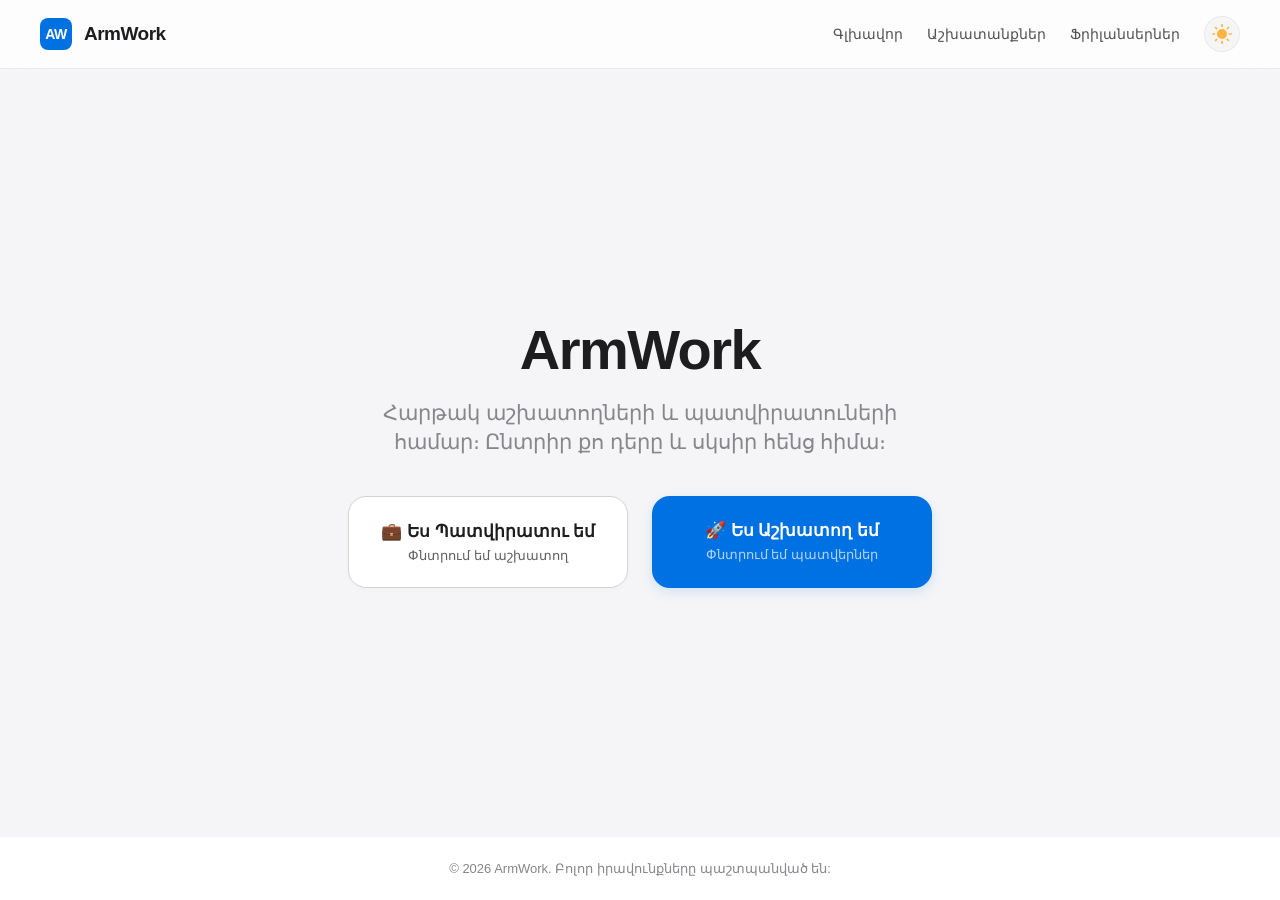
<file: Frontend/index.html>
<!DOCTYPE html>
<html lang="hy">
<head>
    <meta charset="UTF-8">
    <meta name="viewport" content="width=device-width, initial-scale=1.0">
    <title>ArmWork - Գտիր քո հաջորդ աշխատանքը</title>
    <link rel="icon" type="image/png" href="favicon.png">
    
    <script src="js/theme.js"></script>
    
    <link rel="stylesheet" href="css/global.css">
    <link rel="stylesheet" href="css/index.css">
</head>
<body class="site-body">

    <header class="site-header">
        <div class="logo-area">
            <div class="logo-box">AW</div>
            <span class="brand-name">ArmWork</span>
        </div>
        <nav class="site-nav">
            <a href="#">Գլխավոր</a>
            <a href="#">Աշխատանքներ</a>
            <a href="#">Ֆրիլանսերներ</a>
            
            <button class="theme-toggle-btn" id="theme-btn" title="Փոխել ռեժիմը">
                <svg class="sun-icon" xmlns="http://www.w3.org/2000/svg" width="20" height="20" viewBox="0 0 24 24" fill="none" stroke="currentColor" stroke-width="2" stroke-linecap="round" stroke-linejoin="round">
                    <circle cx="12" cy="12" r="5"></circle><line x1="12" y1="1" x2="12" y2="3"></line><line x1="12" y1="21" x2="12" y2="23"></line><line x1="4.22" y1="4.22" x2="5.64" y2="5.64"></line><line x1="18.36" y1="18.36" x2="19.78" y2="19.78"></line><line x1="1" y1="12" x2="3" y2="12"></line><line x1="21" y1="12" x2="23" y2="12"></line><line x1="4.22" y1="19.78" x2="5.64" y2="18.36"></line><line x1="18.36" y1="5.64" x2="19.78" y2="4.22"></line>
                </svg>
                <svg class="moon-icon" xmlns="http://www.w3.org/2000/svg" width="18" height="18" viewBox="0 0 24 24" fill="currentColor" stroke="none">
                    <path d="M21 12.79A9 9 0 1 1 11.21 3 7 7 0 0 0 21 12.79z"></path>
                </svg>
            </button>
        </nav>
    </header>

    <main class="hero-section">
        <h1 class="hero-title">ArmWork</h1>
        <p class="hero-subtitle">Հարթակ աշխատողների և պատվիրատուների համար։ Ընտրիր քո դերը և սկսիր հենց հիմա։</p>

        <div class="buttons-container">
            <button class="btn btn-client" onclick="window.location.href='login-client.html'">
                💼 Ես Պատվիրատու եմ
                <span class="btn-subtext">Փնտրում եմ աշխատող</span>
            </button>
            <button class="btn btn-freelancer" onclick="window.location.href='login.html'">
                🚀 Ես Աշխատող եմ
                <span class="btn-subtext">Փնտրում եմ պատվերներ</span>
            </button>
        </div>
    </main>

    <footer class="site-footer">
        &copy; 2026 ArmWork. Բոլոր իրավունքները պաշտպանված են:
    </footer>
</body>
</html>
</file>
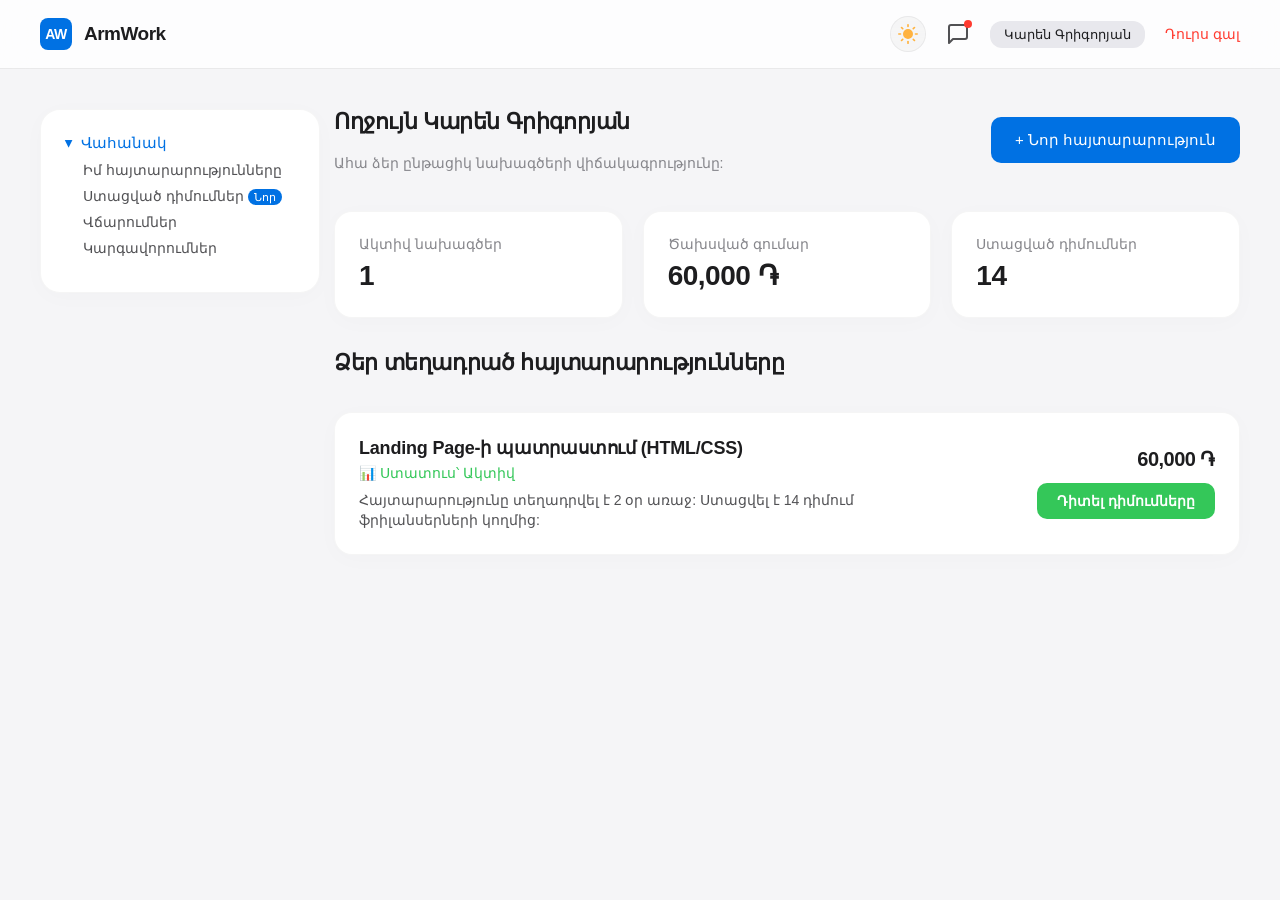
<file: Frontend/dashboard-client.html>
<!DOCTYPE html>
<html lang="hy">
<head>
    <meta charset="UTF-8">
    <meta name="viewport" content="width=device-width, initial-scale=1.0">
    <title>Պատվիրատուի էջ - ArmWork</title>
    <link rel="icon" type="image/png" href="favicon.png">
    <!-- Թեման բեռնում ենք շուտ, որ dark mode-ը չթարթի էջի բացման պահին -->
    <script src="js/theme.js"></script>
    <link rel="stylesheet" href="css/global.css">
    <link rel="stylesheet" href="css/dashboard.css">
</head>
<body class="site-body">

    <header class="site-header">
        <div class="logo-area">
            <div class="logo-box">AW</div>
            <span class="brand-name">ArmWork</span>
        </div>
        
        <div class="header-right">
            <button class="theme-toggle-btn" id="theme-btn" title="Փոխել ռեժիմը">
                <svg class="sun-icon" xmlns="http://www.w3.org/2000/svg" width="20" height="20" viewBox="0 0 24 24" fill="none" stroke="currentColor" stroke-width="2" stroke-linecap="round" stroke-linejoin="round">
                    <circle cx="12" cy="12" r="5"></circle><line x1="12" y1="1" x2="12" y2="3"></line><line x1="12" y1="21" x2="12" y2="23"></line><line x1="4.22" y1="4.22" x2="5.64" y2="5.64"></line><line x1="18.36" y1="18.36" x2="19.78" y2="19.78"></line><line x1="1" y1="12" x2="3" y2="12"></line><line x1="21" y1="12" x2="23" y2="12"></line><line x1="4.22" y1="19.78" x2="5.64" y2="18.36"></line><line x1="18.36" y1="5.64" x2="19.78" y2="4.22"></line>
                </svg>
                <svg class="moon-icon" xmlns="http://www.w3.org/2000/svg" width="18" height="18" viewBox="0 0 24 24" fill="currentColor" stroke="none">
                    <path d="M21 12.79A9 9 0 1 1 11.21 3 7 7 0 0 0 21 12.79z"></path>
                </svg>
            </button>

            <button class="chat-icon-btn" title="Նամակներ">
                <svg xmlns="http://www.w3.org/2000/svg" width="24" height="24" viewBox="0 0 24 24" fill="none" stroke="currentColor" stroke-width="2" stroke-linecap="round" stroke-linejoin="round">
                    <path d="M21 15a2 2 0 0 1-2 2H7l-4 4V5a2 2 0 0 1 2-2h14a2 2 0 0 1 2 2z"></path>
                </svg>
                <span class="chat-badge"></span> 
            </button>
            
            <div class="user-profile-badge">Կարեն Գրիգորյան</div>
            <a href="index.html" class="logout-link">Դուրս գալ</a>
        </div>
    </header>

    <main class="dashboard-layout">
        
        <aside class="sidebar-filters">
            <details class="filter-dropdown" open>
                <summary>Վահանակ</summary>
                <ul class="filter-list">
                    <li class="active">Իմ հայտարարությունները</li>
                    <li>Ստացված դիմումներ <span class="status-badge status-badge-blue">Նոր</span></li>
                    <li>Վճարումներ</li>
                    <li>Կարգավորումներ</li>
                </ul>
            </details>
        </aside>

        <div class="main-dashboard-content">
            
            <div class="dashboard-action-header">
                <div>
                    <h2 class="section-title dashboard-title-compact">Ողջույն Կարեն Գրիգորյան</h2>
                    <p class="dashboard-subtitle">Ահա ձեր ընթացիկ նախագծերի վիճակագրությունը:</p>
                </div>
                <button class="btn-create-job">+ Նոր հայտարարություն</button>
            </div>

            <section class="stats-grid">
                <div class="stat-card">
                    <span class="stat-label">Ակտիվ նախագծեր</span>
                    <span class="stat-value">1</span>
                </div>
                <div class="stat-card">
                    <span class="stat-label">Ծախսված գումար</span>
                    <span class="stat-value">60,000 ֏</span>
                </div>
                <div class="stat-card">
                    <span class="stat-label">Ստացված դիմումներ</span>
                    <span class="stat-value">14</span>
                </div>
            </section>

            <section class="jobs-list">
                <h2 class="section-title">Ձեր տեղադրած հայտարարությունները</h2>

                <div class="job-card">
                    <div class="job-info">
                        <h3 class="job-title">Landing Page-ի պատրաստում (HTML/CSS)</h3>
                        <p class="job-company job-status-active">📊 Ստատուս՝ Ակտիվ</p> 
                        <p class="job-desc">Հայտարարությունը տեղադրվել է 2 օր առաջ: Ստացվել է 14 դիմում ֆրիլանսերների կողմից:</p>
                    </div>
                    <div class="job-action">
                        <span class="job-price">60,000 ֏</span>
                        <button class="btn-apply btn-apply-success">Դիտել դիմումները</button>
                    </div>
                </div>

            </section>
        </div>
    </main>

    <div class="chat-overlay" id="chatOverlay" aria-hidden="true">
        <section class="chat-modal" id="chatModal" aria-label="Messages">
            <div class="messages-list-view" id="messagesListView">
                <div class="messages-topbar">
                    <button type="button" class="messages-edit-btn" id="closeChatBtn">Edit</button>
                    <button type="button" class="messages-menu-btn" id="messagesMenuBtn" title="Փակել հաղորդագրությունները">
                        <span></span>
                        <span></span>
                        <span></span>
                    </button>
                </div>

                <h2 class="messages-title">Messages</h2>

                <div class="messages-list" id="messagesList">
                    <div class="messages-empty-state">
                        <h3>Չաթեր դեռ չկան</h3>
                        <p>Սկսիր նոր չաթ՝ ներքևի որոնման դաշտում գրելով օգտատիրոջ username-ը։</p>
                    </div>
                </div>

                <div class="messages-search-results" id="messagesSearchResults"></div>

                <div class="messages-bottom-bar">
                    <div class="messages-search-wrap">
                        <svg width="24" height="24" viewBox="0 0 24 24" fill="none" stroke="currentColor" stroke-width="2.4" stroke-linecap="round" stroke-linejoin="round">
                            <circle cx="11" cy="11" r="7"></circle>
                            <line x1="16.5" y1="16.5" x2="21" y2="21"></line>
                        </svg>
                        <input type="text" id="chatUsernameSearch" placeholder="Search username..." autocomplete="off">
                    </div>
                    <button type="button" class="messages-compose-btn" id="startChatBtn" title="Սկսել նոր չաթ">
                        <svg width="24" height="24" viewBox="0 0 24 24" fill="none" stroke="currentColor" stroke-width="2.2" stroke-linecap="round" stroke-linejoin="round">
                            <path d="M12 20h9"></path>
                            <path d="M16.5 3.5a2.1 2.1 0 0 1 3 3L7 19l-4 1 1-4 12.5-12.5z"></path>
                        </svg>
                    </button>
                </div>
            </div>

            <div class="message-thread-view is-hidden" id="messageThreadView">
                <div class="thread-header">
                    <button type="button" class="thread-back-btn" id="threadBackBtn">
                        <svg width="22" height="22" viewBox="0 0 24 24" fill="none" stroke="currentColor" stroke-width="2.4" stroke-linecap="round" stroke-linejoin="round">
                            <polyline points="15 18 9 12 15 6"></polyline>
                        </svg>
                    </button>
                    <div class="thread-contact">
                        <div class="thread-avatar" id="threadAvatar">AW</div>
                        <div>
                            <h3 id="threadName">Ընտրեք չաթ</h3>
                            <p id="threadUsername">username</p>
                        </div>
                    </div>
                </div>

                <div class="thread-messages" id="threadMessages"></div>

                <form class="thread-footer" id="messageForm">
                    <input type="text" id="messageInput" placeholder="iMessage..." autocomplete="off">
                    <button type="submit" class="thread-send-btn" title="Ուղարկել">
                        <svg width="15" height="15" viewBox="0 0 24 24" fill="none" stroke="currentColor" stroke-width="2.7" stroke-linecap="round" stroke-linejoin="round">
                            <line x1="12" y1="19" x2="12" y2="5"></line>
                            <polyline points="5 12 12 5 19 12"></polyline>
                        </svg>
                    </button>
                </form>
            </div>
        </section>
    </div>

    <script src="js/dashboard-client.js"></script>
    <script src="js/config.js"></script>
    <script src="js/chat.js"></script>
</body>
</html>
</file>
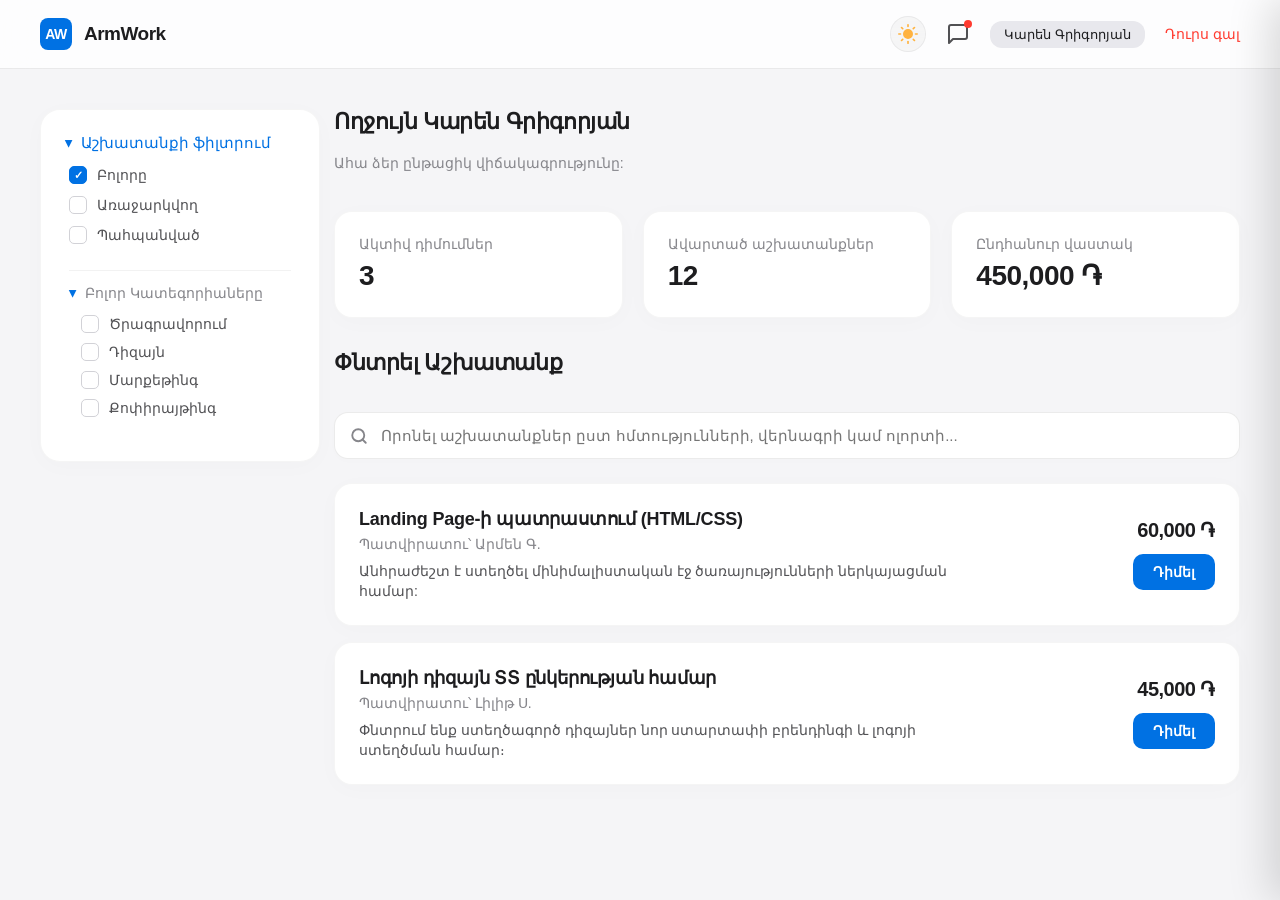
<file: Frontend/dashboard-freelancer.html>
<!DOCTYPE html>
<html lang="hy">
<head>
    <meta charset="UTF-8">
    <meta name="viewport" content="width=device-width, initial-scale=1.0">
    <title>Աշխատանքային էջ - ArmWork</title>
    <link rel="icon" type="image/png" href="favicon.png">
    <!-- Թեման բեռնում ենք շուտ, որ dark mode-ը չթարթի էջի բացման պահին -->
    <script src="js/theme.js"></script>
    <link rel="stylesheet" href="css/global.css">
    <link rel="stylesheet" href="css/dashboard.css">
</head>
<body class="site-body">

    <header class="site-header">
        <div class="logo-area">
            <div class="logo-box">AW</div>
            <span class="brand-name">ArmWork</span>
        </div>
        
        <div class="header-right">
            <button class="theme-toggle-btn" id="theme-btn" title="Փոխել ռեժիմը">
                <svg class="sun-icon" xmlns="http://www.w3.org/2000/svg" width="20" height="20" viewBox="0 0 24 24" fill="none" stroke="currentColor" stroke-width="2" stroke-linecap="round" stroke-linejoin="round">
                    <circle cx="12" cy="12" r="5"></circle><line x1="12" y1="1" x2="12" y2="3"></line><line x1="12" y1="21" x2="12" y2="23"></line><line x1="4.22" y1="4.22" x2="5.64" y2="5.64"></line><line x1="18.36" y1="18.36" x2="19.78" y2="19.78"></line><line x1="1" y1="12" x2="3" y2="12"></line><line x1="21" y1="12" x2="23" y2="12"></line><line x1="4.22" y1="19.78" x2="5.64" y2="18.36"></line><line x1="18.36" y1="5.64" x2="19.78" y2="4.22"></line>
                </svg>
                <svg class="moon-icon" xmlns="http://www.w3.org/2000/svg" width="18" height="18" viewBox="0 0 24 24" fill="currentColor" stroke="none">
                    <path d="M21 12.79A9 9 0 1 1 11.21 3 7 7 0 0 0 21 12.79z"></path>
                </svg>
            </button>

            <button class="chat-icon-btn" title="Նամակներ">
                <svg xmlns="http://www.w3.org/2000/svg" width="24" height="24" viewBox="0 0 24 24" fill="none" stroke="currentColor" stroke-width="2" stroke-linecap="round" stroke-linejoin="round">
                    <path d="M21 15a2 2 0 0 1-2 2H7l-4 4V5a2 2 0 0 1 2-2h14a2 2 0 0 1 2 2z"></path>
                </svg>
                <span class="chat-badge"></span>
            </button>
            
            <div class="user-profile-badge">Կարեն Գրիգորյան</div>
            <a href="index.html" class="logout-link">Դուրս գալ</a>
        </div>
    </header>

    <main class="dashboard-layout">
        
        <!-- ՁԱԽ ՎԱՀԱՆԱԿ: ՖԻԼՏՐԵՐ -->
        <aside class="sidebar-filters">
            <!-- Գլխավոր dropdown-ի անունը փոխվեց «Աշխատանքի ֆիլտրում» -->
            <details class="filter-dropdown" open>
                <summary>Աշխատանքի ֆիլտրում</summary>
                
                <div class="filter-group">
                    <!-- Բազմակի ընտրության հնարավորություն (Checkboxes) -->
                    <label class="checkbox-label">
                        <input type="checkbox" name="main-filter" value="all" checked>
                        <span>Բոլորը</span>
                    </label>
                    <label class="checkbox-label">
                        <input type="checkbox" name="main-filter" value="recommended">
                        <span>Առաջարկվող</span>
                    </label>
                    <label class="checkbox-label">
                        <input type="checkbox" name="main-filter" value="saved">
                        <span>Պահպանված</span>
                    </label>

                    <!-- ՆԵՐԴՐՎԱԾ (NESTED) DROPDOWN: Կատեգորիաներ -->
                    <details class="nested-filter-dropdown" open>
                        <summary>Բոլոր Կատեգորիաները</summary>
                        <div class="filter-group nested-group">
                            <label class="checkbox-label">
                                <input type="checkbox" name="category" value="dev">
                                <span>Ծրագրավորում</span>
                            </label>
                            <label class="checkbox-label">
                                <input type="checkbox" name="category" value="design">
                                <span>Դիզայն</span>
                            </label>
                            <label class="checkbox-label">
                                <input type="checkbox" name="category" value="marketing">
                                <span>Մարքեթինգ</span>
                            </label>
                            <label class="checkbox-label">
                                <input type="checkbox" name="category" value="copywrite">
                                <span>Քոփիրայթինգ</span>
                            </label>
                        </div>
                    </details>

                </div>
            </details>
        </aside>

        <!-- ԱՋ ՎԱՀԱՆԱԿ: ԲՈՎԱՆԴԱԿՈՒԹՅՈՒՆ -->
        <div class="main-dashboard-content">
            
            <div class="dashboard-action-header">
                <div>
                    <h2 class="section-title dashboard-title-compact">Ողջույն Կարեն Գրիգորյան</h2>
                    <p class="dashboard-subtitle">Ահա ձեր ընթացիկ վիճակագրությունը:</p>
                </div>
            </div>

            <section class="stats-grid">
                <div class="stat-card">
                    <span class="stat-label">Ակտիվ դիմումներ</span>
                    <span class="stat-value">3</span>
                </div>
                <div class="stat-card">
                    <span class="stat-label">Ավարտած աշխատանքներ</span>
                    <span class="stat-value">12</span>
                </div>
                <div class="stat-card">
                    <span class="stat-label">Ընդհանուր վաստակ</span>
                    <span class="stat-value">450,000 ֏</span>
                </div>
            </section>

            <section class="jobs-list">
                <h2 class="section-title section-title-search">Փնտրել Աշխատանք</h2>
                
                <!-- ՆՈՐ: Որոնման համակարգ (Search Bar) -->
                <div class="search-container">
                    <svg class="search-icon" xmlns="http://www.w3.org/2000/svg" width="18" height="18" viewBox="0 0 24 24" fill="none" stroke="currentColor" stroke-width="2.5" stroke-linecap="round" stroke-linejoin="round">
                        <circle cx="11" cy="11" r="8"></circle><line x1="21" y1="21" x2="16.65" y2="16.65"></line>
                    </svg>
                    <input type="text" class="search-input" placeholder="Որոնել աշխատանքներ ըստ հմտությունների, վերնագրի կամ ոլորտի...">
                </div>

                <!-- Աշխատանքների ցուցակը -->
                <div class="job-card">
                    <div class="job-info">
                        <h3 class="job-title">Landing Page-ի պատրաստում (HTML/CSS)</h3>
                        <p class="job-company">Պատվիրատու՝ Արմեն Գ.</p>
                        <p class="job-desc">Անհրաժեշտ է ստեղծել մինիմալիստական էջ ծառայությունների ներկայացման համար:</p>
                    </div>
                    <div class="job-action">
                        <span class="job-price">60,000 ֏</span>
                        <button class="btn-apply">Դիմել</button>
                    </div>
                </div>

                <div class="job-card">
                    <div class="job-info">
                        <h3 class="job-title">Լոգոյի դիզայն ՏՏ ընկերության համար</h3>
                        <p class="job-company">Պատվիրատու՝ Լիլիթ Ս.</p>
                        <p class="job-desc">Փնտրում ենք ստեղծագործ դիզայներ նոր ստարտափի բրենդինգի և լոգոյի ստեղծման համար։</p>
                    </div>
                    <div class="job-action">
                        <span class="job-price">45,000 ֏</span>
                        <button class="btn-apply">Դիմել</button>
                    </div>
                </div>
            </section>
        </div>
    </main>

    <div class="panel-overlay" id="panelOverlay"></div>
    <aside class="side-panel" id="applyPanel">
        <div class="panel-header">
            <div class="panel-title-block">
                <h2>Դիմել աշխատանքին</h2>
                <p class="panel-job-name">Landing Page-ի պատրաստում (HTML/CSS)</p>
                <p class="panel-job-client">Պատվիրատու՝ Արմեն Գ.</p>
            </div>
            <button class="btn-close-panel" id="closePanelBtn">
                <svg xmlns="http://www.w3.org/2000/svg" width="20" height="20" viewBox="0 0 24 24" fill="none" stroke="currentColor" stroke-width="2" stroke-linecap="round" stroke-linejoin="round"><line x1="18" y1="6" x2="6" y2="18"></line><line x1="6" y1="6" x2="18" y2="18"></line></svg>
            </button>
        </div>
        
        <div class="panel-body">
            <form id="applyForm">
                <div class="input-group">
                    <label>Ձեր գնային առաջարկը</label>
                    <div class="input-with-icon">
                        <input type="text" value="60,000" required>
                        <span class="input-icon-right">֏</span>
                    </div>
                </div>

                <div class="input-group">
                    <label>Կատարման ժամկետ</label>
                    <select required>
                        <option value="1-3">1 - 3 օր</option>
                        <option value="3-7" selected>3 - 7 օր</option>
                        <option value="1-2w">1 - 2 շաբաթ</option>
                        <option value="1m">1 ամիս և ավել</option>
                    </select>
                </div>

                <div class="input-group">
                    <label>Ուղեկցող նամակ / Առաջարկ</label>
                    <textarea class="input-field" placeholder="Նկարագրեք ձեր փորձը և ինչու եք դուք լավագույն թեկնածուն այս նախագծի համար..." required></textarea>
                </div>

                <div class="input-group">
                    <label>Պորտֆոլիոյի հղում (կամ CV)</label>
                    <input type="url" placeholder="https://..." class="input-field">
                </div>
            </form>
        </div>

        <div class="panel-footer">
            <button type="button" class="btn-cancel" id="cancelPanelBtn">Չեղարկել</button>
            <button type="button" class="btn-apply btn-panel-submit">Ուղարկել հայտը</button>
        </div>
    </aside>

    <div class="chat-overlay" id="chatOverlay" aria-hidden="true">
        <section class="chat-modal" id="chatModal" aria-label="Messages">
            <div class="messages-list-view" id="messagesListView">
                <div class="messages-topbar">
                    <button type="button" class="messages-edit-btn" id="closeChatBtn">Edit</button>
                    <button type="button" class="messages-menu-btn" id="messagesMenuBtn" title="Փակել հաղորդագրությունները">
                        <span></span>
                        <span></span>
                        <span></span>
                    </button>
                </div>

                <h2 class="messages-title">Messages</h2>

                <div class="messages-list" id="messagesList">
                    <div class="messages-empty-state">
                        <h3>Չաթեր դեռ չկան</h3>
                        <p>Սկսիր նոր չաթ՝ ներքևի որոնման դաշտում գրելով օգտատիրոջ username-ը։</p>
                    </div>
                </div>

                <div class="messages-search-results" id="messagesSearchResults"></div>

                <div class="messages-bottom-bar">
                    <div class="messages-search-wrap">
                        <svg width="24" height="24" viewBox="0 0 24 24" fill="none" stroke="currentColor" stroke-width="2.4" stroke-linecap="round" stroke-linejoin="round">
                            <circle cx="11" cy="11" r="7"></circle>
                            <line x1="16.5" y1="16.5" x2="21" y2="21"></line>
                        </svg>
                        <input type="text" id="chatUsernameSearch" placeholder="Search username..." autocomplete="off">
                    </div>
                    <button type="button" class="messages-compose-btn" id="startChatBtn" title="Սկսել նոր չաթ">
                        <svg width="24" height="24" viewBox="0 0 24 24" fill="none" stroke="currentColor" stroke-width="2.2" stroke-linecap="round" stroke-linejoin="round">
                            <path d="M12 20h9"></path>
                            <path d="M16.5 3.5a2.1 2.1 0 0 1 3 3L7 19l-4 1 1-4 12.5-12.5z"></path>
                        </svg>
                    </button>
                </div>
            </div>

            <div class="message-thread-view is-hidden" id="messageThreadView">
                <div class="thread-header">
                    <button type="button" class="thread-back-btn" id="threadBackBtn">
                        <svg width="22" height="22" viewBox="0 0 24 24" fill="none" stroke="currentColor" stroke-width="2.4" stroke-linecap="round" stroke-linejoin="round">
                            <polyline points="15 18 9 12 15 6"></polyline>
                        </svg>
                    </button>
                    <div class="thread-contact">
                        <div class="thread-avatar" id="threadAvatar">AW</div>
                        <div>
                            <h3 id="threadName">Ընտրեք չաթ</h3>
                            <p id="threadUsername">username</p>
                        </div>
                    </div>
                </div>

                <div class="thread-messages" id="threadMessages"></div>

                <form class="thread-footer" id="messageForm">
                    <input type="text" id="messageInput" placeholder="iMessage..." autocomplete="off">
                    <button type="submit" class="thread-send-btn" title="Ուղարկել">
                        <svg width="15" height="15" viewBox="0 0 24 24" fill="none" stroke="currentColor" stroke-width="2.7" stroke-linecap="round" stroke-linejoin="round">
                            <line x1="12" y1="19" x2="12" y2="5"></line>
                            <polyline points="5 12 12 5 19 12"></polyline>
                        </svg>
                    </button>
                </form>
            </div>
        </section>
    </div>

    <script src="js/dashboard-freelancer.js"></script>
    <script src="js/config.js"></script>
    <script src="js/chat.js"></script>
</body>
</html>
</file>
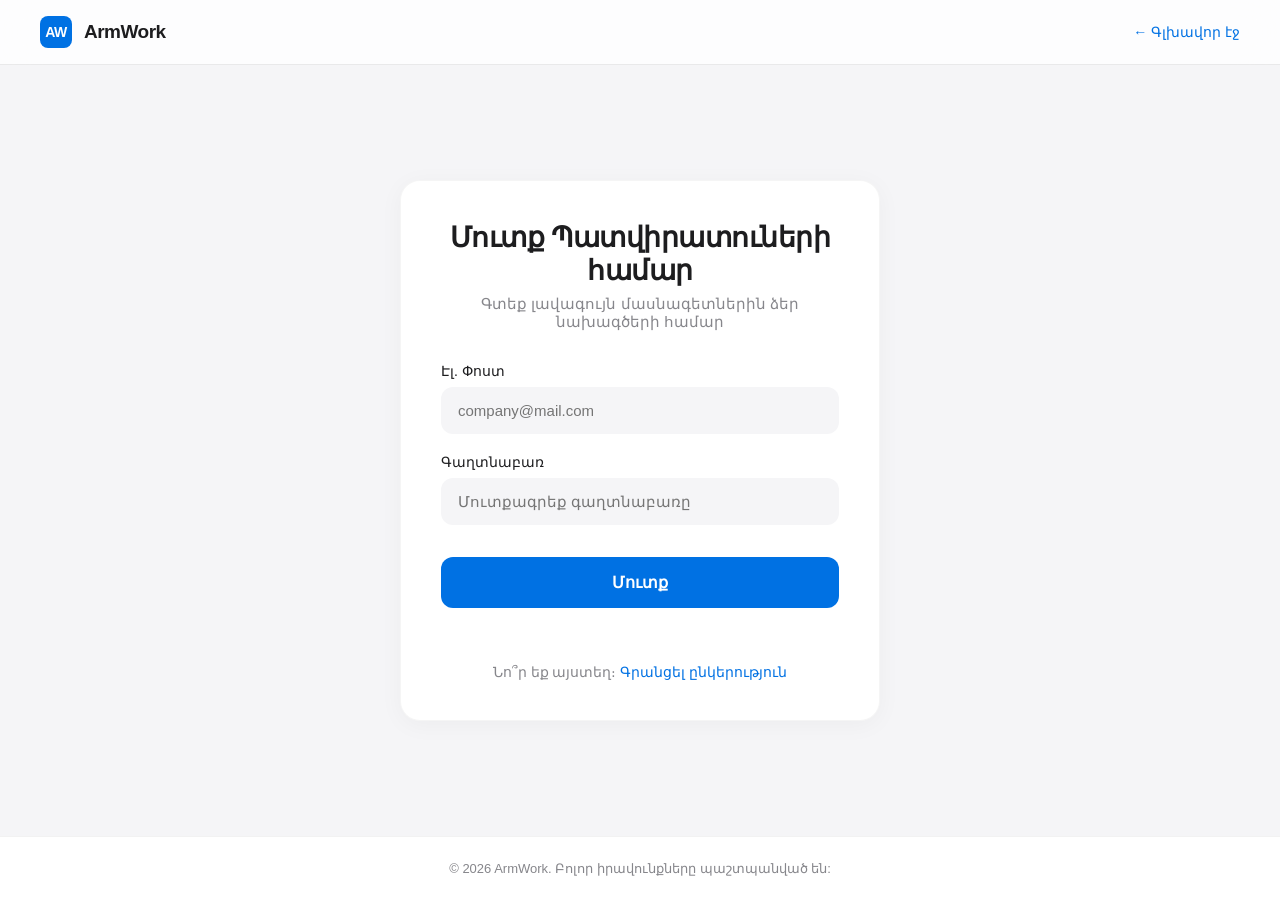
<file: Frontend/login-client.html>
<!DOCTYPE html>
<html lang="hy">
<head>
    <meta charset="UTF-8">
    <meta name="viewport" content="width=device-width, initial-scale=1.0">
    <title>Պատվիրատուի Մուտք - ArmWork</title>
    <!-- Թեման բեռնում ենք շուտ, որ dark mode-ը չթարթի էջի բացման պահին -->
    <script src="js/theme.js"></script>
    <link rel="stylesheet" href="css/global.css">
    <link rel="stylesheet" href="css/auth.css">
</head>
<body class="site-body">

    <header class="site-header">
        <div class="logo-area">
            <div class="logo-box">AW</div>
            <span class="brand-name">ArmWork</span>
        </div>
        <a href="index.html" class="back-link">← Գլխավոր էջ</a>
    </header>

    <main class="form-container">
        <div class="form-card">
            <h2 class="form-title">Մուտք Պատվիրատուների համար</h2>
            <p class="form-subtitle">Գտեք լավագույն մասնագետներին ձեր նախագծերի համար</p>

            <form id="loginClientForm" data-role="client">
                <div class="input-group">
                    <label for="client-email">Էլ. Փոստ</label>
                    <input type="email" id="client-email" placeholder="company@mail.com" required>
                </div>

                <div class="input-group">
                    <label for="client-password">Գաղտնաբառ</label>
                    <input type="password" id="client-password" placeholder="Մուտքագրեք գաղտնաբառը" required>
                </div>

                <button type="submit" class="btn-submit">Մուտք</button>
                <p class="form-message" id="loginClientMessage"></p>
            </form>

            <div class="form-footer-text">
                Նո՞ր եք այստեղ։ <a href="register-client.html" class="register-link">Գրանցել ընկերություն</a>
            </div>
        </div>
    </main>

    <footer class="site-footer">
        &copy; 2026 ArmWork. Բոլոր իրավունքները պաշտպանված են:
    </footer>
    <script src="js/config.js"></script>
    <script src="js/auth.js"></script>
</body>
</html>
</file>
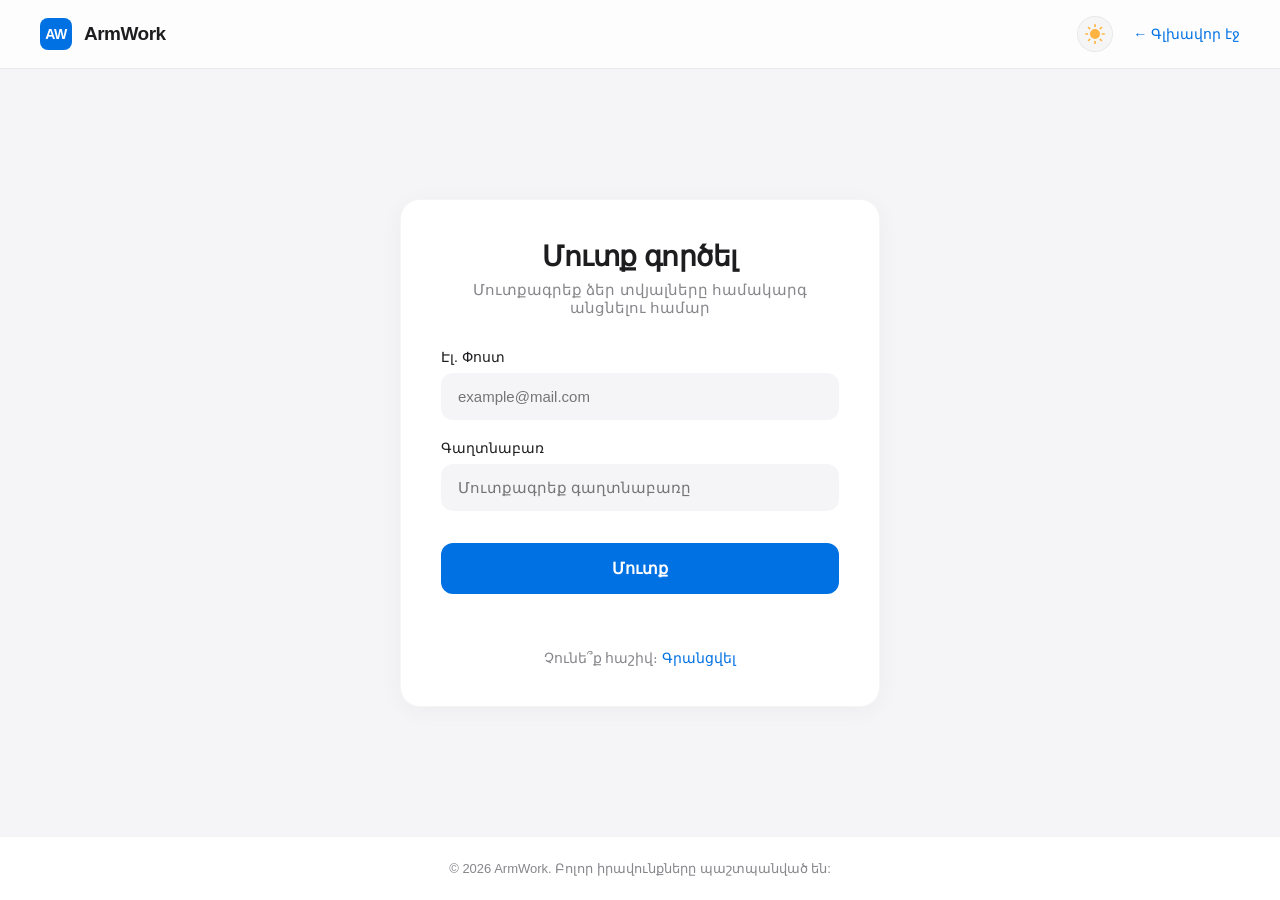
<file: Frontend/login.html>
<!DOCTYPE html>
<html lang="hy">
<head>
    <meta charset="UTF-8">
    <meta name="viewport" content="width=device-width, initial-scale=1.0">
    <title>Մուտք - ArmWork</title>
    <link rel="icon" type="image/png" href="favicon.png">
    <!-- Թեման բեռնում ենք շուտ, որ dark mode-ը չթարթի էջի բացման պահին -->
    <script src="js/theme.js"></script>
    <link rel="stylesheet" href="css/global.css">
    <link rel="stylesheet" href="css/auth.css">
</head>
<body class="site-body">

    <header class="site-header">
        <div class="logo-area">
            <div class="logo-box">AW</div>
            <span class="brand-name">ArmWork</span>
        </div>
        
        <div class="header-right">
            <button class="theme-toggle-btn" id="theme-btn" title="Փոխել ռեժիմը">
                <svg class="sun-icon" xmlns="http://www.w3.org/2000/svg" width="20" height="20" viewBox="0 0 24 24" fill="none" stroke="currentColor" stroke-width="2" stroke-linecap="round" stroke-linejoin="round">
                    <circle cx="12" cy="12" r="5"></circle><line x1="12" y1="1" x2="12" y2="3"></line><line x1="12" y1="21" x2="12" y2="23"></line><line x1="4.22" y1="4.22" x2="5.64" y2="5.64"></line><line x1="18.36" y1="18.36" x2="19.78" y2="19.78"></line><line x1="1" y1="12" x2="3" y2="12"></line><line x1="21" y1="12" x2="23" y2="12"></line><line x1="4.22" y1="19.78" x2="5.64" y2="18.36"></line><line x1="18.36" y1="5.64" x2="19.78" y2="4.22"></line>
                </svg>
                <svg class="moon-icon" xmlns="http://www.w3.org/2000/svg" width="18" height="18" viewBox="0 0 24 24" fill="currentColor" stroke="none">
                    <path d="M21 12.79A9 9 0 1 1 11.21 3 7 7 0 0 0 21 12.79z"></path>
                </svg>
            </button>
            <a href="index.html" class="back-link">← Գլխավոր էջ</a>
        </div>
    </header>

    <main class="form-container">
        <div class="form-card">
            <h2 class="form-title">Մուտք գործել</h2>
            <p class="form-subtitle">Մուտքագրեք ձեր տվյալները համակարգ անցնելու համար</p>

            <form id="loginFreelancerForm" data-role="freelancer">
                <div class="input-group">
                    <label for="email">Էլ. Փոստ</label>
                    <input type="email" id="email" placeholder="example@mail.com" required>
                </div>

                <div class="input-group">
                    <label for="password">Գաղտնաբառ</label>
                    <input type="password" id="password" placeholder="Մուտքագրեք գաղտնաբառը" required>
                </div>

                <button type="submit" class="btn-submit">Մուտք</button>
                <p class="form-message" id="loginFreelancerMessage"></p>
            </form>

            <div class="form-footer-text">
                Չունե՞ք հաշիվ։ <a href="register-freelancer.html" class="register-link">Գրանցվել</a>
            </div>
        </div>
    </main>

    <footer class="site-footer">
        &copy; 2026 ArmWork. Բոլոր իրավունքները պաշտպանված են:
    </footer>
    <script src="js/config.js"></script>
    <script src="js/auth.js"></script>
</body>
</html>
</file>
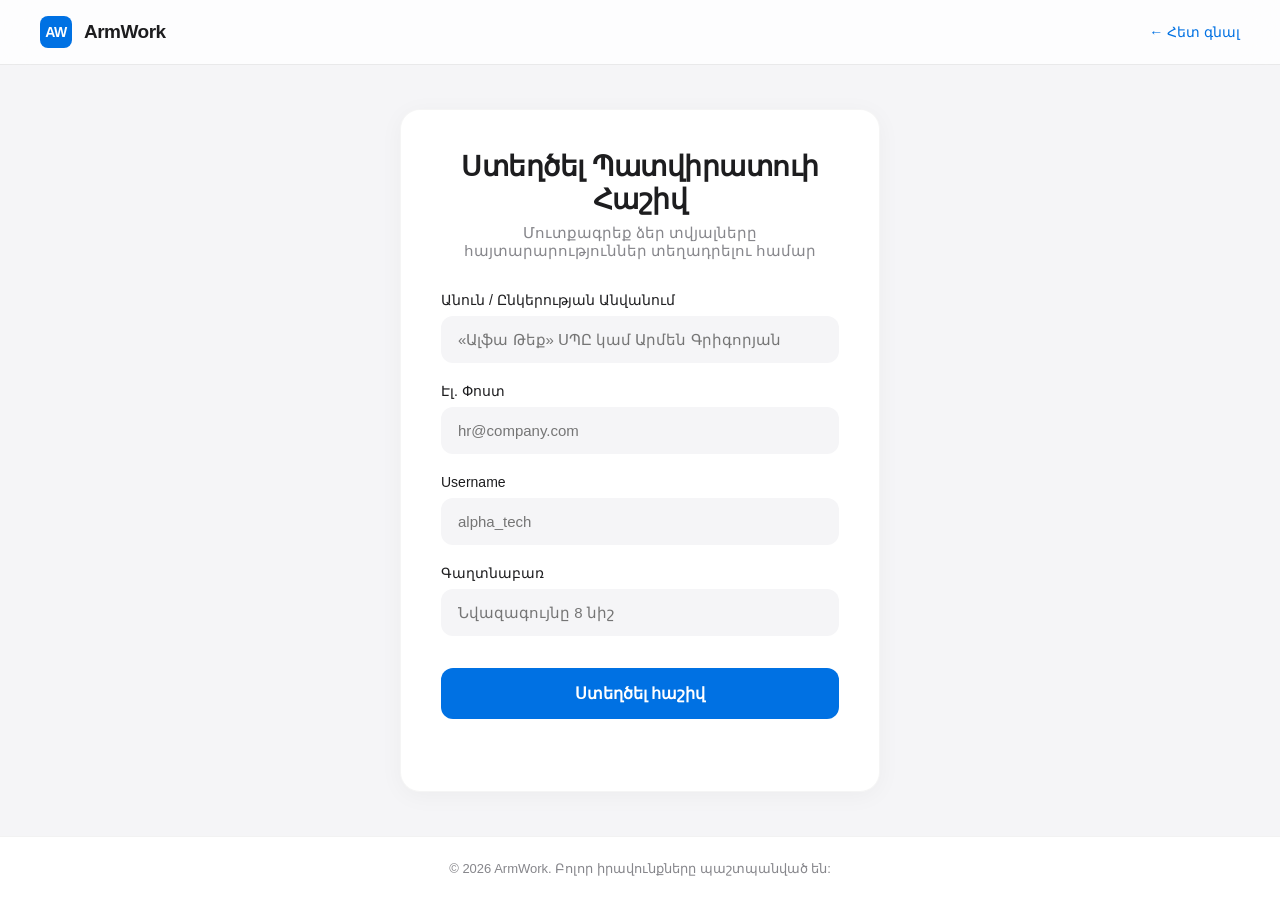
<file: Frontend/register-client.html>
<!DOCTYPE html>
<html lang="hy">
<head>
    <meta charset="UTF-8">
    <meta name="viewport" content="width=device-width, initial-scale=1.0">
    <title>Գրանցվել որպես Պատվիրատու - ArmWork</title>
    <!-- Թեման բեռնում ենք շուտ, որ dark mode-ը չթարթի էջի բացման պահին -->
    <script src="js/theme.js"></script>
    <link rel="stylesheet" href="css/global.css">
    <link rel="stylesheet" href="css/auth.css">
</head>
<body class="site-body">

    <header class="site-header">
        <div class="logo-area">
            <div class="logo-box">AW</div>
            <span class="brand-name">ArmWork</span>
        </div>
        <a href="login-client.html" class="back-link">← Հետ գնալ</a>
    </header>

    <main class="form-container">
        <div class="form-card">
            <h2 class="form-title">Ստեղծել Պատվիրատուի Հաշիվ</h2>
            <p class="form-subtitle">Մուտքագրեք ձեր տվյալները հայտարարություններ տեղադրելու համար</p>

            <form id="registerClientForm" data-role="client">
                <div class="input-group">
                    <label for="company-name">Անուն / Ընկերության Անվանում</label>
                    <input type="text" id="company-name" placeholder="«Ալֆա Թեք» ՍՊԸ կամ Արմեն Գրիգորյան" required>
                </div>

                <div class="input-group">
                    <label for="company-email">Էլ. Փոստ</label>
                    <input type="email" id="company-email" placeholder="hr@company.com" required>
                </div>

                <div class="input-group">
                    <label for="client-username">Username</label>
                    <input type="text" id="client-username" placeholder="alpha_tech" required>
                </div>

                <div class="input-group">
                    <label for="company-password">Գաղտնաբառ</label>
                    <input type="password" id="company-password" placeholder="Նվազագույնը 8 նիշ" required>
                </div>

                <button type="submit" class="btn-submit">Ստեղծել հաշիվ</button>
                <p class="form-message" id="registerClientMessage"></p>
            </form>
        </div>
    </main>

    <footer class="site-footer">
        &copy; 2026 ArmWork. Բոլոր իրավունքները պաշտպանված են:
    </footer>
    <script src="js/config.js"></script>
    <script src="js/auth.js"></script>
</body>
</html>
</file>
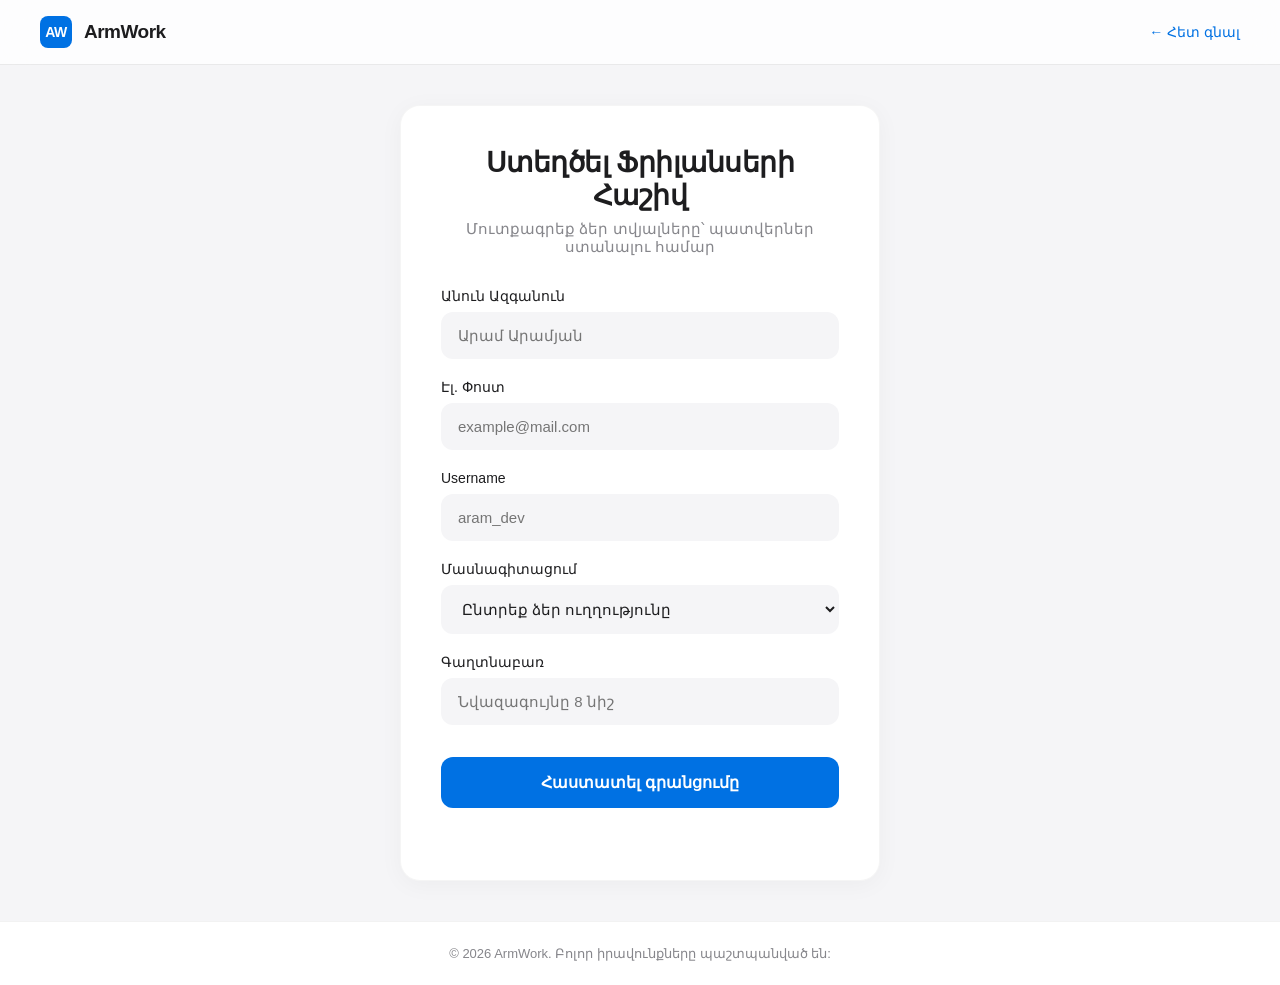
<file: Frontend/register-freelancer.html>
<!DOCTYPE html>
<html lang="hy">
<head>
    <meta charset="UTF-8">
    <meta name="viewport" content="width=device-width, initial-scale=1.0">
    <title>Գրանցվել որպես Ֆրիլանսեր - ArmWork</title>
    <!-- Թեման բեռնում ենք շուտ, որ dark mode-ը չթարթի էջի բացման պահին -->
    <script src="js/theme.js"></script>
    <link rel="stylesheet" href="css/global.css">
    <link rel="stylesheet" href="css/auth.css">
</head>
<body class="site-body">

    <header class="site-header">
        <div class="logo-area">
            <div class="logo-box">AW</div>
            <span class="brand-name">ArmWork</span>
        </div>
        <a href="index.html" class="back-link">← Հետ գնալ</a>
    </header>

    <main class="form-container">
        <div class="form-card">
            <h2 class="form-title">Ստեղծել Ֆրիլանսերի Հաշիվ</h2>
            <p class="form-subtitle">Մուտքագրեք ձեր տվյալները՝ պատվերներ ստանալու համար</p>

            <form id="registerFreelancerForm" data-role="freelancer">
                <div class="input-group">
                    <label for="fullname">Անուն Ազգանուն</label>
                    <input type="text" id="fullname" placeholder="Արամ Արամյան" required>
                </div>

                <div class="input-group">
                    <label for="email">Էլ. Փոստ</label>
                    <input type="email" id="email" placeholder="example@mail.com" required>
                </div>

                <div class="input-group">
                    <label for="username">Username</label>
                    <input type="text" id="username" placeholder="aram_dev" required>
                </div>

                <div class="input-group">
                    <label for="specialty">Մասնագիտացում</label>
                    <select id="specialty" required>
                        <option value="" disabled selected>Ընտրեք ձեր ուղղությունը</option>
                        <option value="dev">Ծրագրավորում & ՏՏ</option>
                        <option value="design">Դիզայն & Մուլտիմեդիա</option>
                        <option value="writing">Տեքստեր & Թարգմանություն</option>
                        <option value="marketing">Մարքեթինգ & Գովազդ</option>
                    </select>
                </div>

                <div class="input-group">
                    <label for="password">Գաղտնաբառ</label>
                    <input type="password" id="password" placeholder="Նվազագույնը 8 նիշ" required>
                </div>

                <button type="submit" class="btn-submit">Հաստատել գրանցումը</button>
                <p class="form-message" id="registerFreelancerMessage"></p>
            </form>
        </div>
    </main>

    <footer class="site-footer">
        &copy; 2026 ArmWork. Բոլոր իրավունքները պաշտպանված են:
    </footer>
    <script src="js/config.js"></script>
    <script src="js/auth.js"></script>
</body>
</html>
</file>
<file: Frontend/css/global.css>
/* ==========================================================================
   ArmWork Global Styles
   Գլոբալ արժեքներ, Dark/Light mode, header, footer և ընդհանուր անիմացիաներ։
   Այս ֆայլը պետք է միացված լինի բոլոր էջերին առաջինը։
   ========================================================================== */

/*
   Design tokens
   Այստեղ են կայքի հիմնական գույները, չափերը և shadow-ները։
   Ապագայում դիզայնը փոխելիս նախ փոխիր այս փոփոխականները։
*/
:root {
    --color-primary: #0071e3;
    --color-primary-hover: #0077ed;
    --color-primary-dark: #2997ff;
    --color-success: #34c759;
    --color-danger: #ff3b30;
    --color-warning: #ffb340;
    --color-purple: #5e5ce6;

    --color-page: #f5f5f7;
    --color-surface: #ffffff;
    --color-surface-soft: #e8e8ed;
    --color-input: #f5f5f7;

    --color-text: #1d1d1f;
    --color-text-secondary: #515154;
    --color-text-muted: #86868b;
    --color-white: #ffffff;

    --border-light: rgba(0, 0, 0, 0.05);
    --border-header: rgba(0, 0, 0, 0.08);
    --border-card: rgba(0, 0, 0, 0.04);
    --border-input: #d2d2d7;

    --radius-logo: 8px;
    --radius-button: 10px;
    --radius-input: 12px;
    --radius-card: 18px;
    --radius-large-card: 20px;

    --shadow-card: 0 4px 24px rgba(0, 0, 0, 0.04);
    --shadow-card-soft: 0 4px 24px rgba(0, 0, 0, 0.02);
    --shadow-hover: 0 8px 32px rgba(0, 0, 0, 0.04);
    --shadow-primary: 0 4px 12px rgba(0, 113, 227, 0.15);
    --shadow-primary-hover: 0 6px 20px rgba(0, 113, 227, 0.25);

    --content-max-width: 1400px;
    --transition-fast: 0.2s;
    --transition-panel: 0.6s cubic-bezier(0.25, 1, 0.5, 1);
}

/* Dark theme-ի token-ներ։ Հիմնական dark override-ները ներքևում նույնն են մնացել։ */
html.dark-theme {
    --color-page: #000000;
    --color-surface: #1c1c1e;
    --color-surface-soft: #2c2c2e;
    --color-input: #2c2c2e;
    --color-text: #f5f5f7;
    --color-text-secondary: #86868b;
    --border-light: rgba(255, 255, 255, 0.05);
    --border-header: rgba(255, 255, 255, 0.08);
    --border-card: rgba(255, 255, 255, 0.06);
}

/* Թեմայի փոխման կոճակ՝ Sun/Moon անիմացիայով */
.theme-toggle-btn {
    background: rgba(0, 0, 0, 0.03);
    border: 1px solid var(--border-light);
    cursor: pointer;
    width: 36px;
    height: 36px;
    border-radius: 50%;
    position: relative;
    display: flex;
    align-items: center;
    justify-content: center;
    overflow: hidden;
    flex: 0 0 auto;
    transition: background-color 0.3s;
}

.theme-toggle-btn:hover { background-color: rgba(0, 0, 0, 0.08); }

.theme-toggle-btn svg {
    position: absolute;
    transition: transform 0.5s cubic-bezier(0.4, 0, 0.2, 1), opacity 0.5s ease;
}

.sun-icon {
    color: var(--color-warning);
    fill: var(--color-warning);
    transform: translateY(0) scale(1);
    opacity: 1;
}

.moon-icon {
    color: var(--color-purple);
    fill: var(--color-purple);
    transform: translateY(24px) scale(0.5);
    opacity: 0;
}

/* Dark Mode ընդհանուր գույներ */
html.dark-theme .site-body { background-color: #000000; color: #f5f5f7; }
html.dark-theme .site-header { background-color: rgba(44, 44, 46, 0.85); border-bottom: 1px solid rgba(255, 255, 255, 0.08); }
html.dark-theme .site-footer { background-color: #000000; color: #86868b; border-top: 1px solid rgba(255, 255, 255, 0.08); }
html.dark-theme .form-card, html.dark-theme .stat-card, html.dark-theme .job-card, html.dark-theme .sidebar-filters { background-color: #1c1c1e; border: 1px solid rgba(255, 255, 255, 0.06); box-shadow: 0 4px 24px rgba(0, 0, 0, 0.4); }
html.dark-theme .form-title, html.dark-theme .stat-value, html.dark-theme .job-title, html.dark-theme .filter-list li, html.dark-theme .input-group label, html.dark-theme .brand-name, html.dark-theme .section-title, html.dark-theme .sidebar-title, html.dark-theme .job-price, html.dark-theme .hero-title { color: #ffffff; }
html.dark-theme .form-subtitle, html.dark-theme .stat-label, html.dark-theme .job-desc, html.dark-theme .form-footer-text, html.dark-theme .site-nav a, html.dark-theme .hero-subtitle { color: #86868b; }
html.dark-theme .input-group input, html.dark-theme .input-group select { background-color: #2c2c2e; color: #ffffff; border-color: transparent; }
html.dark-theme .btn-client { background-color: #1c1c1e; color: #ffffff; border-color: #424245; }
html.dark-theme .btn-client:hover { background-color: #2c2c2e; }
html.dark-theme .user-profile-badge { background-color: #2c2c2e; color: #ffffff; }

html.dark-theme .theme-toggle-btn { background: rgba(255, 255, 255, 0.05); border-color: rgba(255, 255, 255, 0.1); }
html.dark-theme .theme-toggle-btn:hover { background-color: rgba(255, 255, 255, 0.1); }
html.dark-theme .sun-icon { transform: translateY(-24px) scale(0.5); opacity: 0; }
html.dark-theme .moon-icon { transform: translateY(0) scale(1); opacity: 1; }

html.dark-theme .filter-dropdown { border-bottom-color: rgba(255,255,255,0.05); }
html.dark-theme .filter-dropdown summary { color: #ffffff; }
html.dark-theme .filter-dropdown[open] summary { color: #2997ff; }
html.dark-theme .filter-dropdown[open] summary::before { color: #2997ff; }

/* Էջերի բացման ընդհանուր անիմացիաներ */
@keyframes iphoneIntro {
    from { opacity: 0; transform: scale(0.96); }
    to { opacity: 1; transform: scale(1); }
}

@keyframes iosGathering {
    from { opacity: 0; transform: scale(1.08); filter: blur(8px); }
    to { opacity: 1; transform: scale(1); filter: blur(0); }
}

.hero-section, .form-container, .dashboard-layout {
    animation: iosGathering 0.7s cubic-bezier(0.25, 1, 0.5, 1) forwards;
}

/* Base reset և հիմնական էջի կառուցվածք */
* {
    margin: 0;
    padding: 0;
    box-sizing: border-box;
    font-family: -apple-system, BlinkMacSystemFont, "Segoe UI", Roboto, Helvetica, Arial, sans-serif;
}

.site-body {
    background-color: var(--color-page);
    color: var(--color-text);
    min-height: 100vh;
    display: flex;
    flex-direction: column;
}

/* Header և navigation՝ օգտագործվում է բոլոր էջերում */
.site-header {
    background-color: rgba(255, 255, 255, 0.8);
    backdrop-filter: blur(20px);
    -webkit-backdrop-filter: blur(20px);
    padding: 16px 40px;
    display: flex;
    justify-content: space-between;
    align-items: center;
    gap: 20px;
    border-bottom: 1px solid var(--border-header);
    position: sticky;
    top: 0;
    z-index: 100;
}

.logo-area {
    display: flex;
    align-items: center;
    gap: 12px;
    min-width: 0;
}

.logo-box {
    background-color: var(--color-primary);
    color: var(--color-white);
    font-weight: 700;
    font-size: 14px;
    width: 32px;
    height: 32px;
    border-radius: var(--radius-logo);
    display: flex;
    justify-content: center;
    align-items: center;
    letter-spacing: -0.5px;
    flex: 0 0 auto;
}

.brand-name {
    font-size: 19px;
    font-weight: 600;
    letter-spacing: -0.5px;
    color: var(--color-text);
    white-space: nowrap;
}

.site-nav {
    display: flex;
    gap: 24px;
    align-items: center;
}

.site-nav a {
    color: var(--color-text-secondary);
    text-decoration: none;
    font-size: 14px;
    font-weight: 500;
    transition: color var(--transition-fast);
}

.site-nav a:hover { color: var(--color-primary); }

.header-right {
    display: flex;
    align-items: center;
    gap: 20px;
    min-width: 0;
}

.back-link {
    color: var(--color-primary);
    text-decoration: none;
    font-size: 14px;
    font-weight: 500;
    white-space: nowrap;
}

.back-link:hover { text-decoration: underline; }

/* Form controls՝ օգտագործվում են auth էջերում և dashboard side panel-ում */
.input-group {
    display: flex;
    flex-direction: column;
    gap: 8px;
    margin-bottom: 20px;
}

.input-group label {
    font-size: 14px;
    font-weight: 500;
    color: var(--color-text);
}

.input-group input,
.input-group select {
    background-color: var(--color-input);
    border: 1px solid transparent;
    border-radius: var(--radius-input);
    padding: 14px 16px;
    font-size: 15px;
    color: var(--color-text);
    outline: none;
    transition: border-color var(--transition-fast), background-color var(--transition-fast);
    width: 100%;
}

.input-group input:focus,
.input-group select:focus {
    background-color: var(--color-surface);
    border-color: var(--color-primary);
}

/* Dashboard header-ի աջ հատվածում օգտագործվող ընդհանուր տարրեր */
.user-profile-badge {
    background-color: var(--color-surface-soft);
    color: var(--color-text);
    padding: 6px 14px;
    border-radius: var(--radius-input);
    font-size: 13px;
    font-weight: 500;
    white-space: nowrap;
}

.logout-link {
    color: var(--color-danger);
    text-decoration: none;
    font-size: 14px;
    font-weight: 500;
    white-space: nowrap;
}

.logout-link:hover { text-decoration: underline; }

.chat-icon-btn {
    background: none;
    border: none;
    color: var(--color-text-secondary);
    cursor: pointer;
    position: relative;
    display: flex;
    align-items: center;
    justify-content: center;
    flex: 0 0 auto;
    transition: color var(--transition-fast);
}

.chat-icon-btn:hover { color: var(--color-primary); }

.chat-badge {
    position: absolute;
    top: -2px;
    right: -2px;
    width: 8px;
    height: 8px;
    background-color: var(--color-danger);
    border-radius: 50%;
}

/* Footer՝ բոլոր էջերի համար */
.site-footer {
    text-align: center;
    padding: 24px;
    font-size: 13px;
    color: var(--color-text-muted);
    border-top: 1px solid var(--border-light);
    background-color: var(--color-surface);
    margin-top: auto;
}

/* Փոքր էկրանների ընդհանուր header/footer հարմարեցումներ */
@media (max-width: 900px) {
    .site-header {
        padding: 14px 24px;
        flex-wrap: wrap;
    }

    .site-nav,
    .header-right {
        gap: 14px;
        flex-wrap: wrap;
        justify-content: flex-end;
    }

    .user-profile-badge {
        max-width: 180px;
        overflow: hidden;
        text-overflow: ellipsis;
    }
}

@media (max-width: 600px) {
    .site-header {
        padding: 12px 16px;
        align-items: flex-start;
    }

    .logo-box {
        width: 30px;
        height: 30px;
        font-size: 13px;
    }

    .brand-name { font-size: 17px; }

    .site-nav {
        width: 100%;
        justify-content: flex-start;
        gap: 12px;
    }

    .site-nav a,
    .back-link,
    .logout-link {
        font-size: 13px;
    }

    .header-right {
        width: 100%;
        justify-content: flex-start;
        gap: 12px;
    }

    .user-profile-badge {
        max-width: 150px;
        padding: 6px 10px;
    }

    .site-footer {
        padding: 20px 16px;
    }
}

@media (max-width: 420px) {
    .site-header {
        flex-direction: column;
        gap: 12px;
    }

    .site-nav,
    .header-right {
        align-items: center;
    }
}
</file>
<file: Frontend/css/index.css>
/* ==========================================================================
   ArmWork Main Page Styles
   Միայն landing/main.html էջի hero և role ընտրության կոճակներ։
   ========================================================================== */

.hero-section {
    flex: 1;
    display: flex;
    flex-direction: column;
    justify-content: center;
    align-items: center;
    text-align: center;
    padding: 40px 20px;
    max-width: 800px;
    margin: 0 auto;
}

.hero-title {
    font-size: 56px;
    font-weight: 700;
    letter-spacing: -1.5px;
    margin-bottom: 16px;
    color: var(--color-text);
}

.hero-subtitle {
    font-size: 21px;
    line-height: 1.4;
    color: var(--color-text-muted);
    max-width: 600px;
    margin-bottom: 40px;
}

.buttons-container {
    display: flex;
    gap: 24px;
    width: 100%;
    max-width: 640px;
    justify-content: center;
}

/* Role ընտրության մեծ կոճակներ */
.btn {
    flex: 1;
    max-width: 280px;
    padding: 24px 20px;
    border-radius: var(--radius-card);
    font-size: 17px;
    font-weight: 600;
    cursor: pointer;
    display: flex;
    flex-direction: column;
    align-items: center;
    gap: 6px;
    transition: transform var(--transition-fast), box-shadow var(--transition-fast), background-color var(--transition-fast);
}

.btn-subtext {
    font-size: 13px;
    font-weight: 400;
    opacity: 0.7;
}

.btn-freelancer {
    background-color: var(--color-primary);
    color: var(--color-white);
    border: none;
    box-shadow: var(--shadow-primary);
}

.btn-freelancer:hover {
    background-color: var(--color-primary-hover);
    transform: translateY(-2px);
    box-shadow: var(--shadow-primary-hover);
}

.btn-client {
    background-color: var(--color-surface);
    color: var(--color-text);
    border: 1px solid var(--border-input);
    box-shadow: 0 2px 6px rgba(0, 0, 0, 0.02);
}

.btn-client:hover {
    background-color: var(--color-page);
    border-color: var(--color-text-muted);
    transform: translateY(-2px);
    box-shadow: 0 6px 16px rgba(0, 0, 0, 0.06);
}

/* Landing էջը փոքր էկրանների վրա դառնում է մեկ սյունակով։ */
@media (max-width: 700px) {
    .hero-section {
        justify-content: flex-start;
        padding: 56px 16px 32px;
    }

    .hero-title {
        font-size: 44px;
        margin-bottom: 12px;
    }

    .hero-subtitle {
        font-size: 18px;
        margin-bottom: 28px;
    }

    .buttons-container {
        flex-direction: column;
        align-items: stretch;
        gap: 14px;
        max-width: 360px;
    }

    .btn {
        max-width: none;
        width: 100%;
        padding: 20px 18px;
    }
}

@media (max-width: 420px) {
    .hero-title { font-size: 38px; }
    .hero-subtitle { font-size: 16px; }
    .btn { font-size: 16px; }
}
</file>
<file: Frontend/css/dashboard.css>
/* ==========================================================================
   ArmWork Dashboard Styles
   Պատվիրատուի և ֆրիլանսերի աշխատանքային էջերի layout, card-եր, filter-ներ և side panel։
   ========================================================================== */

.dashboard-layout {
    flex: 1;
    display: grid;
    grid-template-columns: 280px 14px 1fr;
    padding: 40px;
    max-width: var(--content-max-width);
    width: 100%;
    margin: 0 auto;
    gap: 0;
}

.sidebar-filters {
    background-color: var(--color-surface);
    border-radius: var(--radius-large-card);
    padding: 24px;
    height: fit-content;
    border: 1px solid var(--border-card);
    box-shadow: var(--shadow-card-soft);
}

.sidebar-title {
    font-size: 18px;
    font-weight: 600;
    margin-bottom: 20px;
    color: var(--color-text);
    letter-spacing: -0.3px;
}

/* Sidebar dropdown/filter կառուցվածք */
.filter-dropdown {
    margin-bottom: 12px;
    border-bottom: 1px solid var(--border-light);
    padding-bottom: 10px;
}

.filter-dropdown:last-child {
    border-bottom: none;
    padding-bottom: 0;
}

.filter-dropdown summary {
    cursor: pointer;
    outline: none;
    user-select: none;
    font-weight: 500;
    color: var(--color-text);
    font-size: 15px;
    display: flex;
    align-items: center;
    transition: color var(--transition-fast);
}

.filter-dropdown summary::-webkit-details-marker { display: none; }

.filter-dropdown summary::before {
    content: '▶';
    font-size: 10px;
    color: var(--color-text-muted);
    margin-right: 8px;
    transition: transform var(--transition-fast), color var(--transition-fast);
}

.filter-dropdown[open] summary { color: var(--color-primary); }
.filter-dropdown[open] summary::before { transform: rotate(90deg); color: var(--color-primary); }

.filter-list {
    list-style: none;
    display: flex;
    flex-direction: column;
    gap: 10px;
    margin-top: 10px;
    padding-left: 18px;
}

.filter-list li {
    font-size: 14px;
    color: var(--color-text-secondary);
    cursor: pointer;
    transition: color 0.15s;
}

.filter-list li:hover { color: var(--color-primary); }

/* Dashboard content և վիճակագրական քարտեր */
.main-dashboard-content {
    grid-column: 3;
    display: flex;
    flex-direction: column;
    gap: 32px;
}

.dashboard-action-header {
    display: flex;
    justify-content: space-between;
    align-items: center;
    gap: 20px;
    margin-bottom: 8px;
}

.dashboard-title-compact { margin-bottom: 4px; }
.dashboard-subtitle { color: var(--color-text-muted); font-size: 14px; }
.section-title-search { margin-bottom: 12px; }

.stats-grid {
    display: grid;
    grid-template-columns: repeat(3, 1fr);
    gap: 20px;
}

.stat-card {
    background-color: var(--color-surface);
    border-radius: var(--radius-card);
    padding: 24px;
    display: flex;
    flex-direction: column;
    gap: 8px;
    border: 1px solid var(--border-card);
    box-shadow: var(--shadow-card-soft);
}

.stat-label {
    font-size: 14px;
    color: var(--color-text-muted);
    font-weight: 500;
}

.stat-value {
    font-size: 28px;
    font-weight: 700;
    color: var(--color-text);
    letter-spacing: -0.5px;
}

.section-title {
    font-size: 22px;
    font-weight: 600;
    margin-bottom: 20px;
    letter-spacing: -0.4px;
}

/* Աշխատանքի/հայտարարության քարտեր */
.jobs-list {
    display: flex;
    flex-direction: column;
    gap: 16px;
}

.job-card {
    background-color: var(--color-surface);
    border-radius: var(--radius-card);
    padding: 24px;
    display: flex;
    justify-content: space-between;
    align-items: center;
    border: 1px solid var(--border-card);
    box-shadow: var(--shadow-card-soft);
    transition: transform var(--transition-fast), box-shadow var(--transition-fast);
}

.job-card:hover {
    transform: translateY(-2px);
    box-shadow: var(--shadow-hover);
}

.job-info {
    display: flex;
    flex-direction: column;
    gap: 6px;
    max-width: 70%;
}

.job-title {
    font-size: 18px;
    font-weight: 600;
    color: var(--color-text);
    letter-spacing: -0.2px;
}

.job-company {
    font-size: 14px;
    color: var(--color-text-muted);
    font-weight: 500;
}

.job-status-active { color: var(--color-success); }

.job-desc {
    font-size: 14px;
    color: var(--color-text-secondary);
    line-height: 1.4;
    margin-top: 4px;
}

.job-action {
    display: flex;
    flex-direction: column;
    align-items: flex-end;
    gap: 12px;
}

.job-price {
    font-size: 20px;
    font-weight: 700;
    color: var(--color-text);
    letter-spacing: -0.5px;
}

.btn-apply {
    background-color: var(--color-primary);
    color: var(--color-white);
    border: none;
    border-radius: var(--radius-button);
    padding: 10px 20px;
    font-size: 14px;
    font-weight: 600;
    cursor: pointer;
    transition: background-color 0.15s;
}

.btn-apply:hover { background-color: var(--color-primary-hover); }

.btn-apply-success,
.btn-apply-success:hover {
    background-color: var(--color-success);
}

.btn-panel-submit { padding: 12px 24px; }

.btn-create-job {
    background-color: var(--color-primary);
    color: var(--color-white);
    border: none;
    border-radius: var(--radius-button);
    padding: 14px 24px;
    font-size: 15px;
    font-weight: 500;
    cursor: pointer;
    transition: background-color 0.15s, transform 0.15s;
}

.btn-create-job:hover {
    background-color: var(--color-primary-hover);
    transform: translateY(-1px);
}

.status-badge {
    color: var(--color-white);
    padding: 2px 6px;
    border-radius: 10px;
    font-size: 11px;
}

.status-badge-blue { background-color: var(--color-primary); }

/* Որոնման դաշտ */
.search-container {
    position: relative;
    width: 100%;
    margin-bottom: 8px;
}

.search-input {
    width: 100%;
    background-color: var(--color-surface);
    border: 1px solid rgba(0, 0, 0, 0.08);
    border-radius: 14px;
    padding: 14px 16px 14px 46px;
    font-size: 15px;
    color: var(--color-text);
    outline: none;
    transition: border-color var(--transition-fast), box-shadow var(--transition-fast), background-color var(--transition-fast);
    box-shadow: 0 2px 8px rgba(0, 0, 0, 0.01);
}

html.dark-theme .search-input {
    background-color: #1c1c1e;
    border-color: rgba(255, 255, 255, 0.08);
    color: #ffffff;
}

.search-input:focus {
    border-color: var(--color-primary);
    background-color: var(--color-surface);
    box-shadow: 0 0 0 4px rgba(0, 113, 227, 0.15);
}

html.dark-theme .search-input:focus {
    background-color: #1c1c1e;
    border-color: #2997ff;
    box-shadow: 0 0 0 4px rgba(41, 151, 255, 0.2);
}

.search-icon {
    position: absolute;
    left: 16px;
    top: 50%;
    transform: translateY(-50%);
    color: var(--color-text-muted);
    pointer-events: none;
}

/* Checkbox filter-ներ */
.filter-group {
    display: flex;
    flex-direction: column;
    gap: 12px;
    padding: 14px 4px 4px 4px;
}

.checkbox-label {
    display: flex;
    align-items: center;
    gap: 10px;
    font-size: 14px;
    color: var(--color-text-secondary);
    cursor: pointer;
    user-select: none;
    transition: color var(--transition-fast);
}

html.dark-theme .checkbox-label { color: #86868b; }
.checkbox-label:hover { color: var(--color-primary); }
html.dark-theme .checkbox-label:hover { color: #2997ff; }

.checkbox-label input[type="checkbox"] {
    appearance: none;
    -webkit-appearance: none;
    width: 18px;
    height: 18px;
    border: 1px solid var(--border-input);
    border-radius: 5px;
    outline: none;
    background-color: var(--color-surface);
    cursor: pointer;
    display: flex;
    align-items: center;
    justify-content: center;
    transition: background-color var(--transition-fast), border-color var(--transition-fast);
}

html.dark-theme .checkbox-label input[type="checkbox"] {
    border-color: #424245;
    background-color: #2c2c2e;
}

.checkbox-label input[type="checkbox"]:checked {
    background-color: var(--color-primary);
    border-color: var(--color-primary);
}

html.dark-theme .checkbox-label input[type="checkbox"]:checked {
    background-color: #2997ff;
    border-color: #2997ff;
}

.checkbox-label input[type="checkbox"]:checked::after {
    content: "✓";
    color: var(--color-white);
    font-size: 11px;
    font-weight: 700;
}

/* Ներդրված dropdown կատեգորիաների համար */
.nested-filter-dropdown {
    margin-top: 14px;
    padding-top: 14px;
    border-top: 1px solid var(--border-light);
}

html.dark-theme .nested-filter-dropdown {
    border-top-color: rgba(255, 255, 255, 0.05);
}

.nested-filter-dropdown summary {
    font-size: 14px;
    font-weight: 500;
    color: var(--color-text-muted) !important;
}

.nested-group {
    padding-left: 12px;
    gap: 10px;
}

/* Side panel՝ աշխատանքին դիմելու համար */
body.panel-open .site-header,
body.panel-open .dashboard-layout {
    transform: scale(0.96);
    filter: brightness(0.7);
    border-radius: var(--radius-input);
    transition: transform var(--transition-panel), filter var(--transition-panel);
    pointer-events: none;
}

.site-header, .dashboard-layout {
    transition: transform var(--transition-panel), filter var(--transition-panel);
}

.panel-overlay {
    position: fixed;
    top: 0;
    left: 0;
    width: 100%;
    height: 100%;
    background: rgba(0, 0, 0, 0.4);
    backdrop-filter: blur(4px);
    -webkit-backdrop-filter: blur(4px);
    z-index: 1000;
    opacity: 0;
    visibility: hidden;
    transition: opacity 0.6s ease, visibility 0.6s;
}

.panel-overlay.active {
    opacity: 1;
    visibility: visible;
}

.side-panel {
    position: fixed;
    top: 0;
    right: 0;
    width: 60vw;
    height: 100vh;
    background-color: var(--color-surface);
    box-shadow: -10px 0 40px rgba(0, 0, 0, 0.15);
    z-index: 1001;
    transform: translateX(100%);
    transition: transform var(--transition-panel);
    display: flex;
    flex-direction: column;
    overflow-y: auto;
}

html.dark-theme .side-panel {
    background-color: #1c1c1e;
    box-shadow: -10px 0 40px rgba(0, 0, 0, 0.6);
}

.side-panel.active { transform: translateX(0); }

.panel-header {
    padding: 24px 32px;
    border-bottom: 1px solid var(--border-light);
    display: flex;
    align-items: flex-start;
    justify-content: space-between;
    gap: 16px;
}

html.dark-theme .panel-header { border-bottom-color: rgba(255,255,255,0.05); }

.panel-title-block h2 {
    font-size: 24px;
    font-weight: 600;
    color: var(--color-text);
    margin-bottom: 6px;
    letter-spacing: -0.5px;
}

html.dark-theme .panel-title-block h2 { color: #ffffff; }

.panel-job-name {
    color: var(--color-primary);
    font-weight: 500;
    font-size: 15px;
    margin-bottom: 4px;
}

.panel-job-client { font-size: 13px; }

.btn-close-panel {
    background: var(--color-input);
    border: none;
    width: 32px;
    height: 32px;
    border-radius: 50%;
    cursor: pointer;
    display: flex;
    align-items: center;
    justify-content: center;
    color: var(--color-text-secondary);
    transition: background var(--transition-fast);
    flex: 0 0 auto;
}

.btn-close-panel:hover { background: var(--color-surface-soft); }
html.dark-theme .btn-close-panel { background: #2c2c2e; color: #86868b; }
html.dark-theme .btn-close-panel:hover { background: #3a3a3c; color: #ffffff;}

.panel-body {
    padding: 32px;
    flex: 1;
}

.panel-footer {
    padding: 24px 32px;
    border-top: 1px solid var(--border-light);
    display: flex;
    justify-content: flex-end;
    gap: 16px;
}

html.dark-theme .panel-footer { border-top-color: rgba(255,255,255,0.05); }

.btn-cancel {
    background: transparent;
    border: none;
    color: var(--color-text-secondary);
    font-size: 15px;
    font-weight: 500;
    cursor: pointer;
    padding: 10px 20px;
}

html.dark-theme .btn-cancel { color: #86868b; }
.btn-cancel:hover { text-decoration: underline; }

textarea.input-field {
    width: 100%;
    background-color: var(--color-input);
    border: 1px solid transparent;
    border-radius: var(--radius-input);
    padding: 14px 16px;
    font-size: 15px;
    color: var(--color-text);
    outline: none;
    resize: vertical;
    min-height: 120px;
    transition: border-color var(--transition-fast), background-color var(--transition-fast);
}

textarea.input-field:focus {
    background-color: var(--color-surface);
    border-color: var(--color-primary);
}

html.dark-theme textarea.input-field { background-color: #2c2c2e; color: #ffffff; }
html.dark-theme textarea.input-field:focus { background-color: #1c1c1e; border-color: #2997ff; }

.input-with-icon {
    position: relative;
    display: flex;
    align-items: center;
}

.input-with-icon input {
    padding-right: 36px;
    font-weight: 600;
    font-size: 16px;
}

.input-icon-right {
    position: absolute;
    right: 16px;
    color: var(--color-text-muted);
    font-weight: 500;
    pointer-events: none;
}

/* Dashboard-ի responsive կառուցվածք՝ desktop-ը թողնում է նույնը, փոքր էկրանին դարձնում է մեկ սյունակ։ */
@media (max-width: 1100px) {
    .dashboard-layout {
        grid-template-columns: 240px 14px 1fr;
        padding: 32px 24px;
    }

    .stats-grid {
        grid-template-columns: repeat(3, minmax(0, 1fr));
    }
}

@media (max-width: 900px) {
    .dashboard-layout {
        display: flex;
        flex-direction: column;
        gap: 24px;
        padding: 28px 20px;
    }

    .main-dashboard-content {
        grid-column: auto;
        gap: 24px;
    }

    .sidebar-filters {
        width: 100%;
    }

    .dashboard-action-header {
        align-items: flex-start;
        flex-wrap: wrap;
    }

    .stats-grid {
        grid-template-columns: repeat(auto-fit, minmax(180px, 1fr));
    }

    .side-panel {
        width: 82vw;
    }
}

@media (max-width: 640px) {
    .dashboard-layout {
        padding: 24px 16px;
    }

    .sidebar-filters,
    .stat-card,
    .job-card {
        border-radius: var(--radius-card);
    }

    .stats-grid {
        grid-template-columns: 1fr;
        gap: 14px;
    }

    .stat-card,
    .job-card {
        padding: 20px;
    }

    .job-card {
        align-items: flex-start;
        flex-direction: column;
        gap: 18px;
    }

    .job-info {
        max-width: 100%;
    }

    .job-action {
        width: 100%;
        flex-direction: row;
        align-items: center;
        justify-content: space-between;
    }

    .search-input {
        font-size: 14px;
        padding-right: 14px;
    }

    .side-panel {
        width: 100vw;
    }

    .panel-header,
    .panel-body,
    .panel-footer {
        padding-left: 20px;
        padding-right: 20px;
    }
}

@media (max-width: 480px) {
    .dashboard-action-header {
        flex-direction: column;
        align-items: stretch;
    }

    .btn-create-job {
        width: 100%;
    }

    .job-action {
        align-items: stretch;
        flex-direction: column;
    }

    .btn-apply {
        width: 100%;
    }

    .panel-footer {
        flex-direction: column;
    }

    .btn-cancel,
    .panel-footer .btn-apply {
        width: 100%;
        text-align: center;
    }
}

/* ============================================================================
   ՀԱՂՈՐԴԱԳՐՈՒԹՅՈՒՆՆԵՐԻ ՊԱՏՈՒՀԱՆ (Apple Messages / iMessage ոճով)
   Սկզբում երևում է chat-երի ցանկը։ Եթե chat չկա՝ ցուցադրվում է դատարկ վիճակ։
   ============================================================================ */

.chat-overlay {
    position: fixed;
    inset: 0;
    z-index: 2000;
    display: flex;
    align-items: center;
    justify-content: center;
    padding: 20px;
    background: rgba(0, 0, 0, 0.28);
    backdrop-filter: blur(10px);
    -webkit-backdrop-filter: blur(10px);
    opacity: 0;
    visibility: hidden;
    transition: opacity 0.34s ease, visibility 0.34s;
}

.chat-overlay.active {
    opacity: 1;
    visibility: visible;
}

.chat-modal {
    width: min(430px, calc(100vw - 40px));
    height: min(760px, calc(100vh - 52px));
    background: #ffffff;
    border-radius: 34px;
    box-shadow: 0 28px 80px rgba(0, 0, 0, 0.22);
    overflow: hidden;
    display: flex;
    position: relative;
    transform: scale(0.08);
    transform-origin: var(--chat-origin-x, 50%) var(--chat-origin-y, 50%);
    opacity: 0;
    transition: transform 0.56s cubic-bezier(0.32, 0.72, 0, 1), opacity 0.28s ease;
}

.chat-overlay.active .chat-modal {
    transform: scale(1);
    opacity: 1;
}

html.dark-theme .chat-modal {
    background: #000000;
    border: 1px solid rgba(255, 255, 255, 0.08);
    box-shadow: 0 28px 80px rgba(0, 0, 0, 0.6);
}

.messages-list-view,
.message-thread-view {
    width: 100%;
    height: 100%;
    display: flex;
    flex-direction: column;
    background: #ffffff;
}

html.dark-theme .messages-list-view,
html.dark-theme .message-thread-view {
    background: #000000;
}

.is-hidden { display: none; }

.messages-topbar {
    display: flex;
    align-items: center;
    justify-content: space-between;
    padding: 22px 28px 8px;
}

.messages-edit-btn {
    border: none;
    background: rgba(255, 255, 255, 0.92);
    color: #111111;
    border-radius: 22px;
    padding: 10px 18px;
    font-size: 18px;
    font-weight: 600;
    box-shadow: 0 10px 26px rgba(0, 0, 0, 0.07);
    cursor: pointer;
}

.messages-menu-btn {
    width: 48px;
    height: 48px;
    border: none;
    border-radius: 50%;
    background: rgba(255, 255, 255, 0.92);
    box-shadow: 0 10px 26px rgba(0, 0, 0, 0.07);
    cursor: pointer;
    display: flex;
    flex-direction: column;
    align-items: center;
    justify-content: center;
    gap: 5px;
}

.messages-menu-btn span {
    width: 22px;
    height: 3px;
    border-radius: 10px;
    background: #111111;
}

html.dark-theme .messages-edit-btn,
html.dark-theme .messages-menu-btn {
    background: rgba(44, 44, 46, 0.92);
    color: #ffffff;
}

html.dark-theme .messages-menu-btn span { background: #ffffff; }

.messages-title {
    padding: 10px 28px 14px;
    font-size: 48px;
    line-height: 1;
    font-weight: 800;
    letter-spacing: 0;
    color: #000000;
}

html.dark-theme .messages-title { color: #ffffff; }

.messages-list {
    flex: 1;
    min-height: 0;
    overflow-y: auto;
    padding: 0 16px 98px 20px;
}

.messages-row {
    width: 100%;
    border: none;
    background: transparent;
    display: grid;
    grid-template-columns: 58px 1fr auto;
    gap: 14px;
    align-items: center;
    padding: 14px 0;
    cursor: pointer;
    text-align: left;
}

.messages-row + .messages-row .messages-row-content {
    border-top: 1px solid rgba(0, 0, 0, 0.08);
    padding-top: 14px;
}

html.dark-theme .messages-row + .messages-row .messages-row-content {
    border-top-color: rgba(255, 255, 255, 0.12);
}

.messages-avatar {
    width: 54px;
    height: 54px;
    border-radius: 50%;
    background: linear-gradient(135deg, #8fb6f4, #637fd0);
    color: #ffffff;
    display: flex;
    align-items: center;
    justify-content: center;
    font-size: 20px;
    font-weight: 700;
    flex: 0 0 auto;
}

.messages-row-content {
    min-width: 0;
}

.messages-row-title {
    display: flex;
    align-items: center;
    gap: 8px;
    font-size: 19px;
    line-height: 1.2;
    font-weight: 800;
    color: #000000;
    margin-bottom: 4px;
}

.messages-row-preview {
    color: #8e8e93;
    font-size: 16px;
    line-height: 1.28;
    white-space: nowrap;
    overflow: hidden;
    text-overflow: ellipsis;
}

.messages-row-meta {
    display: flex;
    align-items: center;
    gap: 8px;
    color: #a0a0a6;
    font-size: 15px;
    white-space: nowrap;
}

.messages-row-meta::after {
    content: '›';
    color: #c7c7cc;
    font-size: 34px;
    line-height: 1;
}

html.dark-theme .messages-row-title { color: #ffffff; }
html.dark-theme .messages-row-preview,
html.dark-theme .messages-row-meta { color: #8e8e93; }

.messages-empty-state {
    height: 100%;
    min-height: 280px;
    display: flex;
    flex-direction: column;
    align-items: center;
    justify-content: center;
    text-align: center;
    padding: 28px;
    color: #8e8e93;
}

.messages-empty-state h3 {
    color: #1d1d1f;
    font-size: 22px;
    margin-bottom: 8px;
}

.messages-empty-state p {
    max-width: 290px;
    font-size: 15px;
    line-height: 1.45;
}

html.dark-theme .messages-empty-state h3 { color: #ffffff; }

.messages-search-results {
    position: absolute;
    left: 28px;
    right: 28px;
    bottom: 86px;
    max-height: 180px;
    overflow-y: auto;
    background: rgba(255, 255, 255, 0.96);
    border-radius: 20px;
    box-shadow: 0 16px 44px rgba(0, 0, 0, 0.14);
    display: none;
    padding: 8px;
}

.messages-search-results.is-visible { display: block; }

html.dark-theme .messages-search-results {
    background: rgba(28, 28, 30, 0.96);
}

.messages-result-empty {
    min-height: 90px;
    padding: 14px;
    display: flex;
    align-items: center;
    justify-content: center;
    text-align: center;
    color: #8e8e93;
    font-size: 14px;
}

.messages-result-btn {
    width: 100%;
    border: none;
    background: transparent;
    border-radius: 14px;
    padding: 10px;
    display: flex;
    align-items: center;
    gap: 10px;
    cursor: pointer;
    text-align: left;
}

.messages-result-btn:hover { background: #f2f2f7; }
html.dark-theme .messages-result-btn:hover { background: #2c2c2e; }

.messages-result-name {
    color: #111111;
    font-size: 15px;
    font-weight: 700;
}

.messages-result-username {
    color: #8e8e93;
    font-size: 13px;
}

html.dark-theme .messages-result-name { color: #ffffff; }

.messages-bottom-bar {
    position: absolute;
    left: 22px;
    right: 22px;
    bottom: 20px;
    display: grid;
    grid-template-columns: 1fr 56px;
    gap: 12px;
    align-items: center;
}

.messages-search-wrap {
    min-width: 0;
    height: 56px;
    border-radius: 28px;
    background: rgba(255, 255, 255, 0.94);
    box-shadow: 0 18px 44px rgba(0, 0, 0, 0.12);
    display: flex;
    align-items: center;
    gap: 12px;
    padding: 0 18px;
    color: #000000;
}

.messages-search-wrap input {
    min-width: 0;
    flex: 1;
    border: none;
    outline: none;
    background: transparent;
    color: #1d1d1f;
    font-size: 22px;
    font-weight: 500;
}

.messages-search-wrap input::placeholder { color: #8e8e93; }

.messages-compose-btn {
    width: 56px;
    height: 56px;
    border: none;
    border-radius: 50%;
    background: rgba(255, 255, 255, 0.94);
    color: #000000;
    box-shadow: 0 18px 44px rgba(0, 0, 0, 0.12);
    cursor: pointer;
    display: flex;
    align-items: center;
    justify-content: center;
}

html.dark-theme .messages-search-wrap,
html.dark-theme .messages-compose-btn {
    background: rgba(44, 44, 46, 0.94);
    color: #ffffff;
}

html.dark-theme .messages-search-wrap input { color: #ffffff; }

.thread-header {
    min-height: 86px;
    padding: 16px 18px;
    border-bottom: 1px solid rgba(0, 0, 0, 0.06);
    display: flex;
    align-items: center;
    gap: 12px;
}

html.dark-theme .thread-header { border-bottom-color: rgba(255, 255, 255, 0.12); }

.thread-back-btn {
    width: 38px;
    height: 38px;
    border: none;
    border-radius: 50%;
    background: #f2f2f7;
    color: #007aff;
    cursor: pointer;
    display: flex;
    align-items: center;
    justify-content: center;
}

.thread-contact {
    display: flex;
    align-items: center;
    gap: 12px;
    min-width: 0;
}

.thread-avatar {
    width: 42px;
    height: 42px;
    border-radius: 50%;
    background: linear-gradient(135deg, #78e6e1, #64d2ff);
    color: #ffffff;
    display: flex;
    align-items: center;
    justify-content: center;
    font-weight: 800;
}

.thread-contact h3 {
    color: #000000;
    font-size: 17px;
    line-height: 1.2;
}

.thread-contact p {
    color: #8e8e93;
    font-size: 13px;
}

html.dark-theme .thread-back-btn { background: #1c1c1e; }
html.dark-theme .thread-contact h3 { color: #ffffff; }

.thread-messages {
    flex: 1;
    min-height: 0;
    overflow-y: auto;
    padding: 20px 18px;
    display: flex;
    flex-direction: column;
    gap: 10px;
}

.thread-empty {
    margin: auto;
    color: #8e8e93;
    text-align: center;
    font-size: 14px;
    line-height: 1.45;
    max-width: 260px;
}

.message-day-label {
    align-self: center;
    color: #8e8e93;
    font-size: 12px;
    font-weight: 600;
    margin: 4px 0 8px;
}

.chat-bubble {
    max-width: 78%;
    padding: 10px 15px;
    border-radius: 20px;
    font-size: 15px;
    line-height: 1.4;
    word-wrap: break-word;
}

.bubble-received {
    align-self: flex-start;
    background: #e5e5ea;
    color: #000000;
    border-bottom-left-radius: 5px;
}

.bubble-sent {
    align-self: flex-end;
    background: #007aff;
    color: #ffffff;
    border-bottom-right-radius: 5px;
}

html.dark-theme .bubble-received {
    background: #262628;
    color: #ffffff;
}

.thread-footer {
    padding: 12px 18px 16px;
    border-top: 1px solid rgba(0, 0, 0, 0.06);
    display: flex;
    align-items: center;
    gap: 10px;
}

html.dark-theme .thread-footer { border-top-color: rgba(255, 255, 255, 0.12); }

.thread-footer input {
    flex: 1;
    min-width: 0;
    border: 1px solid #d1d1d6;
    border-radius: 21px;
    padding: 10px 15px;
    font-size: 15px;
    outline: none;
    color: #1d1d1f;
    background: #ffffff;
}

html.dark-theme .thread-footer input {
    background: #1c1c1e;
    color: #ffffff;
    border-color: #3a3a3c;
}

.thread-send-btn {
    width: 34px;
    height: 34px;
    border: none;
    border-radius: 50%;
    background: #007aff;
    color: #ffffff;
    display: flex;
    align-items: center;
    justify-content: center;
    cursor: pointer;
}

.thread-send-btn:disabled {
    opacity: 0.45;
    cursor: not-allowed;
}

@media (max-width: 600px) {
    .chat-overlay { padding: 0; }

    .chat-modal {
        width: 100vw;
        height: 100vh;
        border-radius: 0;
    }

    .messages-title {
        font-size: 42px;
        padding-left: 22px;
        padding-right: 22px;
    }

    .messages-topbar { padding-left: 22px; padding-right: 22px; }
    .messages-bottom-bar { left: 16px; right: 16px; }
    .messages-search-results { left: 18px; right: 18px; }
}
</file>
<file: Frontend/css/auth.css>
/* ==========================================================================
   ArmWork Auth Styles
   Login/Register էջերի card, form և submit կոճակներ։
   Input-ների shared ոճերը գտնվում են global.css-ում, քանի որ dashboard panel-ն էլ է օգտագործում։
   ========================================================================== */

.form-container {
    flex: 1;
    display: flex;
    justify-content: center;
    align-items: center;
    padding: 40px 20px;
}

.form-card {
    background-color: var(--color-surface);
    border-radius: var(--radius-large-card);
    padding: 40px;
    width: 100%;
    max-width: 480px;
    box-shadow: var(--shadow-card);
    border: 1px solid var(--border-card);
}

.form-title {
    font-size: 28px;
    font-weight: 600;
    letter-spacing: -0.5px;
    margin-bottom: 8px;
    text-align: center;
}

.form-subtitle {
    font-size: 15px;
    color: var(--color-text-muted);
    margin-bottom: 32px;
    text-align: center;
}

.btn-submit {
    width: 100%;
    background-color: var(--color-primary);
    color: var(--color-white);
    border: none;
    border-radius: var(--radius-input);
    padding: 16px;
    font-size: 16px;
    font-weight: 600;
    cursor: pointer;
    margin-top: 12px;
    transition: background-color var(--transition-fast);
}

.btn-submit:hover { background-color: var(--color-primary-hover); }

.form-footer-text {
    text-align: center;
    margin-top: 24px;
    font-size: 14px;
    color: var(--color-text-muted);
}

.form-footer-text a {
    color: var(--color-primary);
    text-decoration: none;
    font-weight: 500;
}

.form-footer-text a:hover { text-decoration: underline; }

/* Auth էջերի card-ը փոքր էկրանների վրա ավելի նեղ padding է ստանում։ */
@media (max-width: 600px) {
    .form-container {
        align-items: flex-start;
        padding: 32px 16px;
    }

    .form-card {
        padding: 28px 20px;
        border-radius: var(--radius-card);
    }

    .form-title {
        font-size: 24px;
    }

    .form-subtitle {
        margin-bottom: 24px;
    }
}

@media (max-width: 380px) {
    .form-card {
        padding: 24px 16px;
    }
}

/* Backend-ից եկող հաջող/սխալ հաղորդագրությունները form-ի ներսում */
.form-message {
    min-height: 18px;
    margin-top: 14px;
    text-align: center;
    font-size: 13px;
    color: var(--color-text-muted);
}

.form-message.is-error { color: var(--color-danger); }
.form-message.is-success { color: var(--color-success); }
</file>
